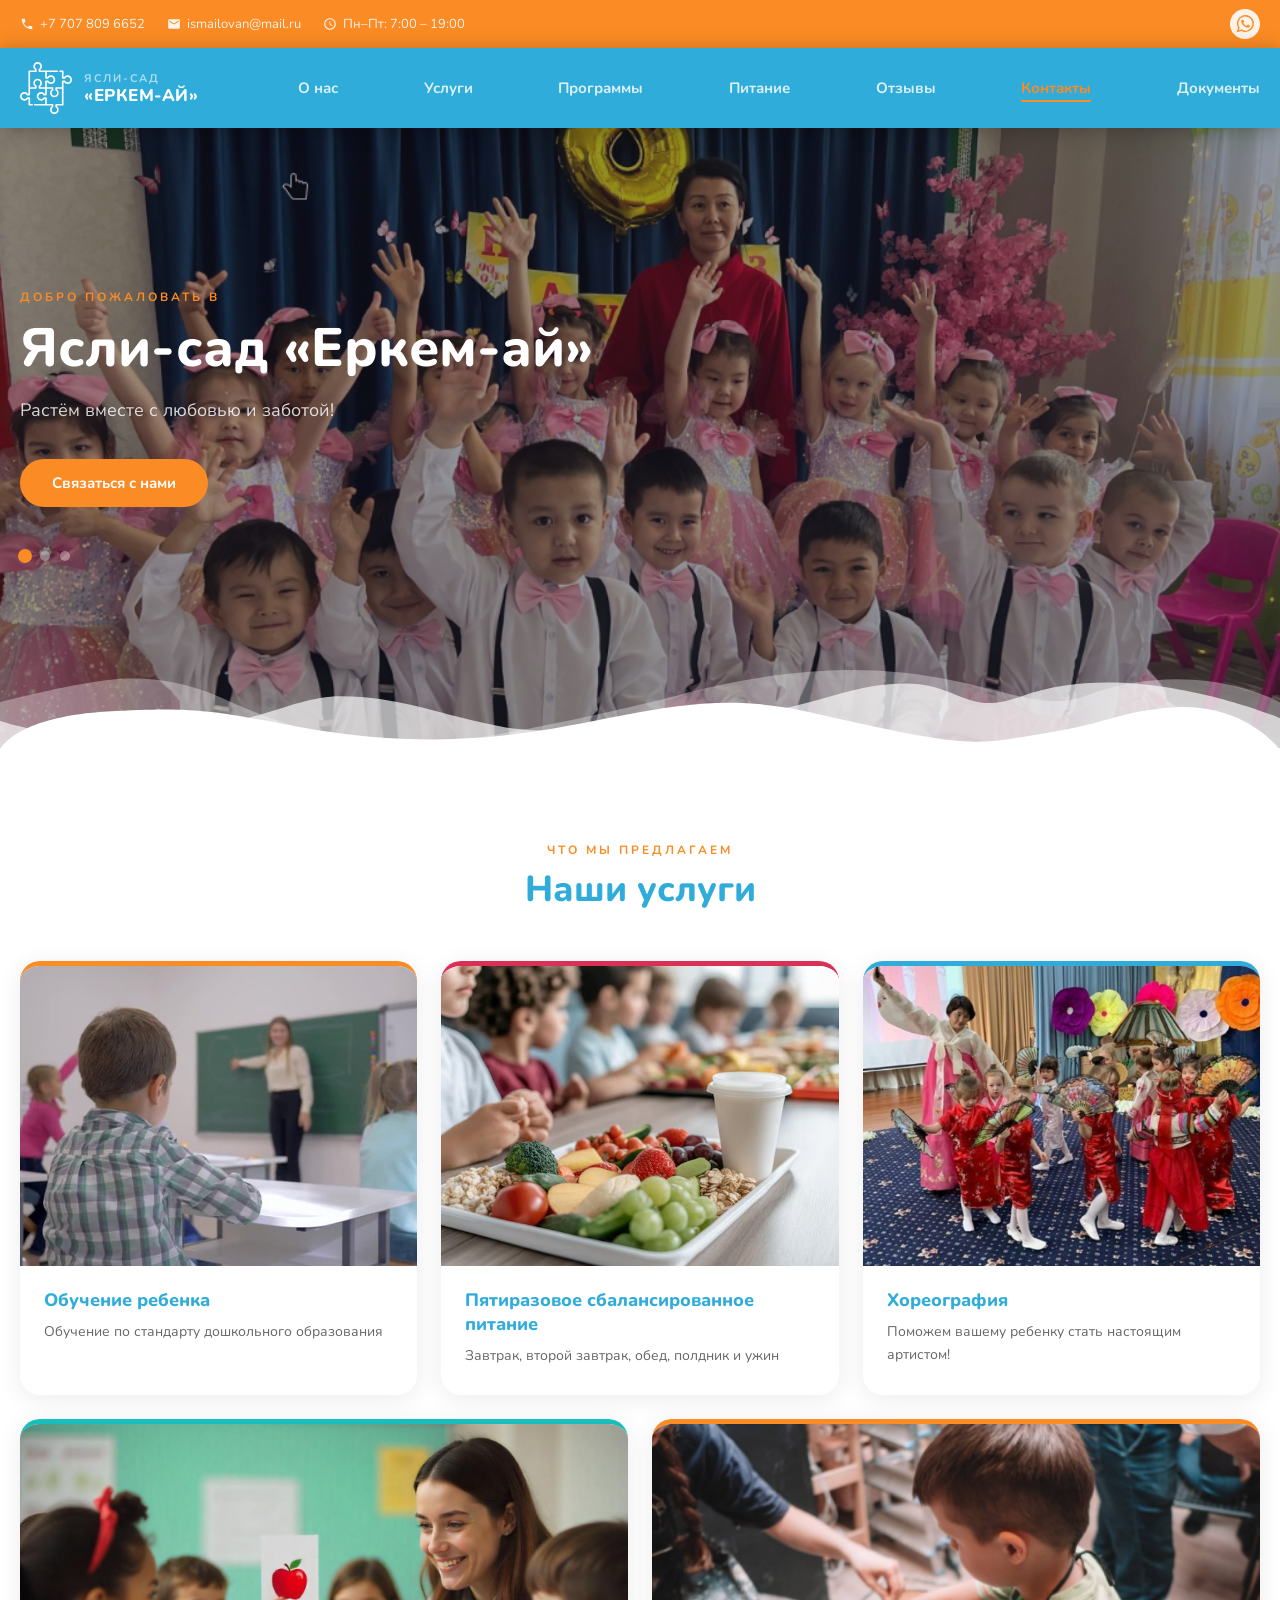
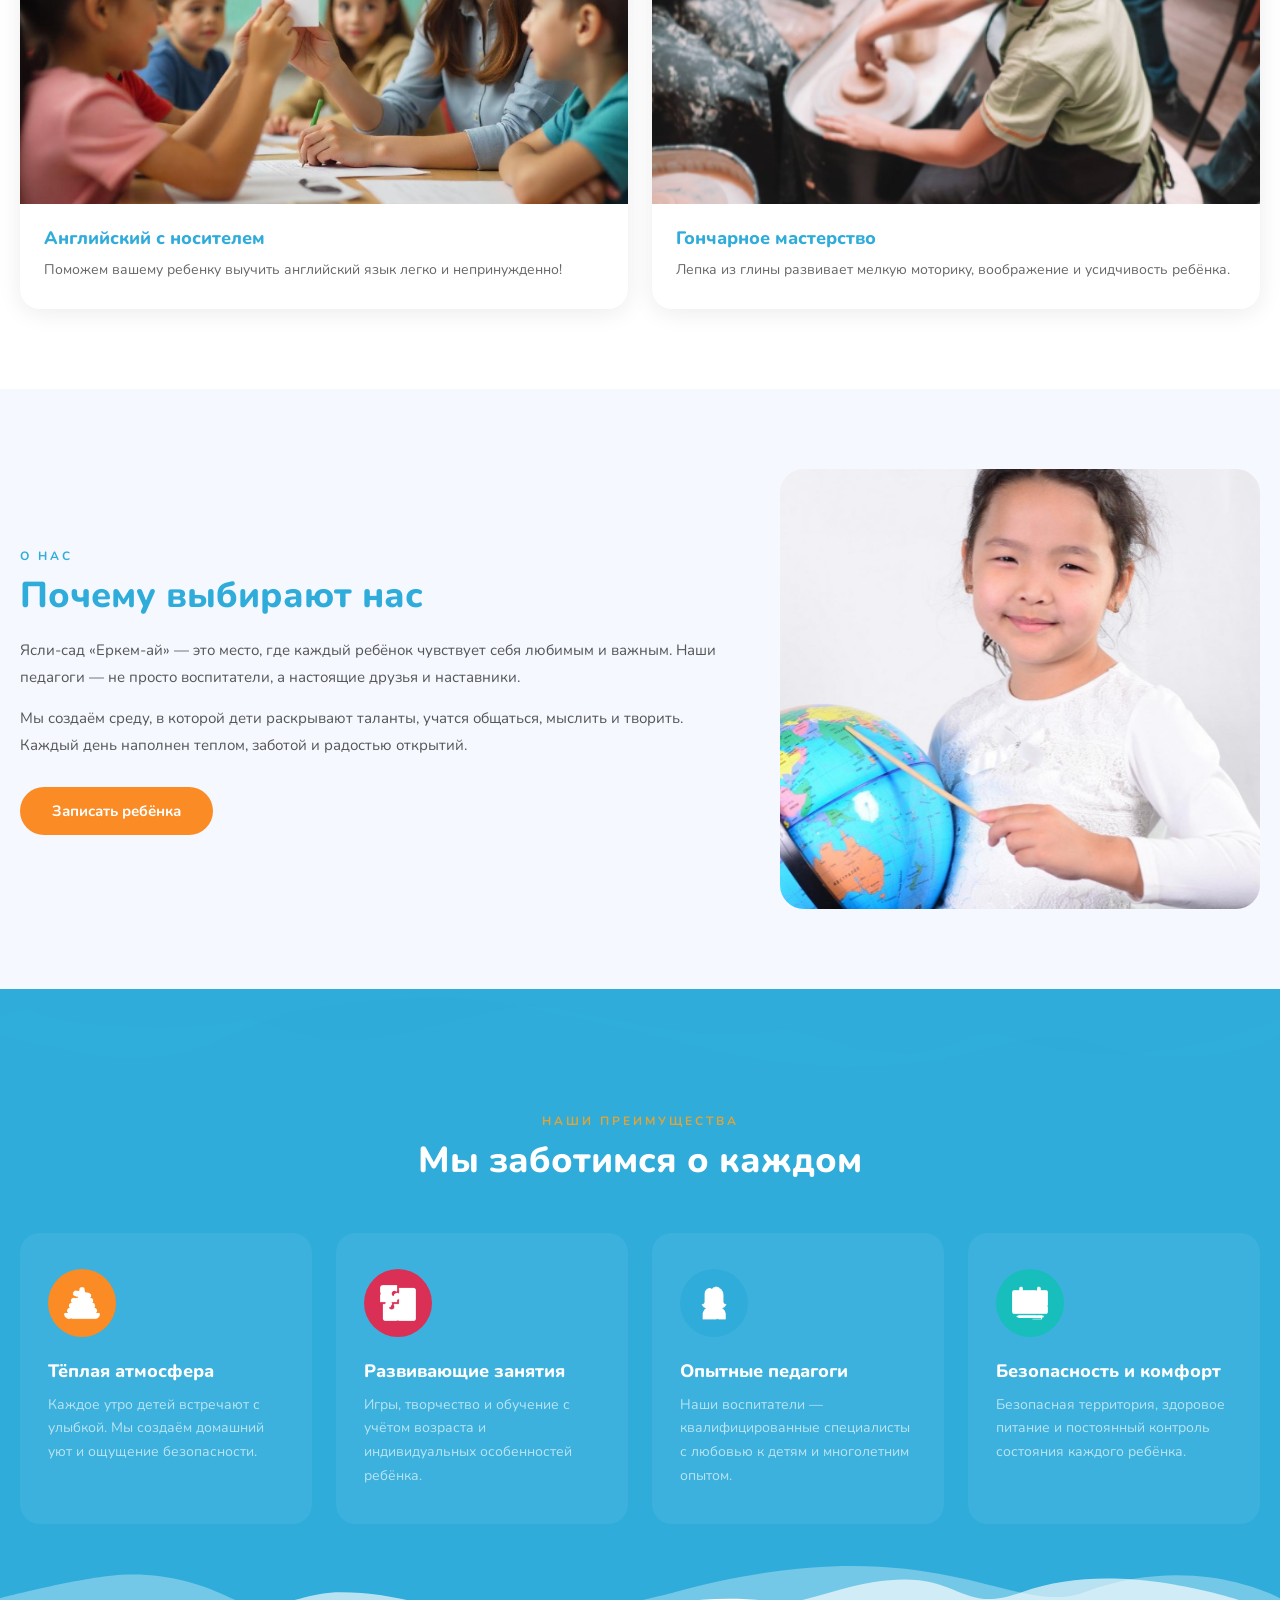
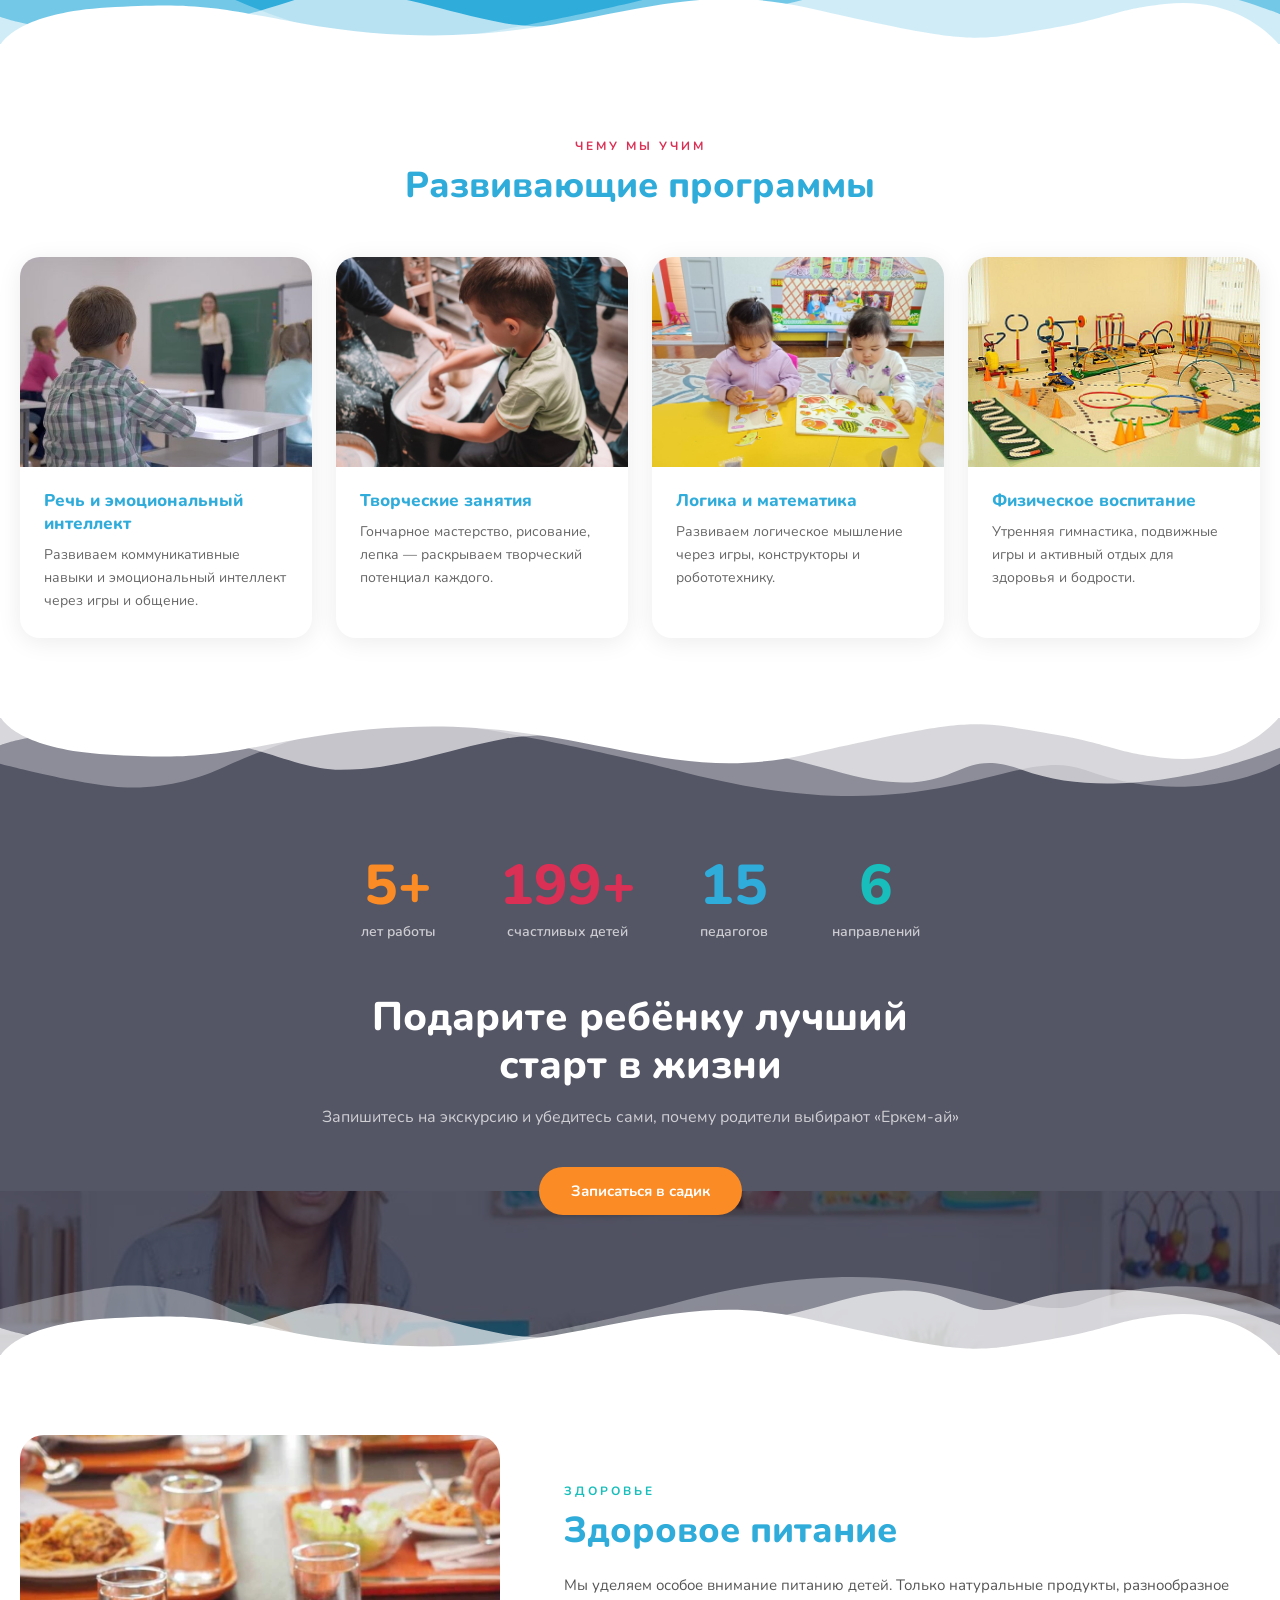
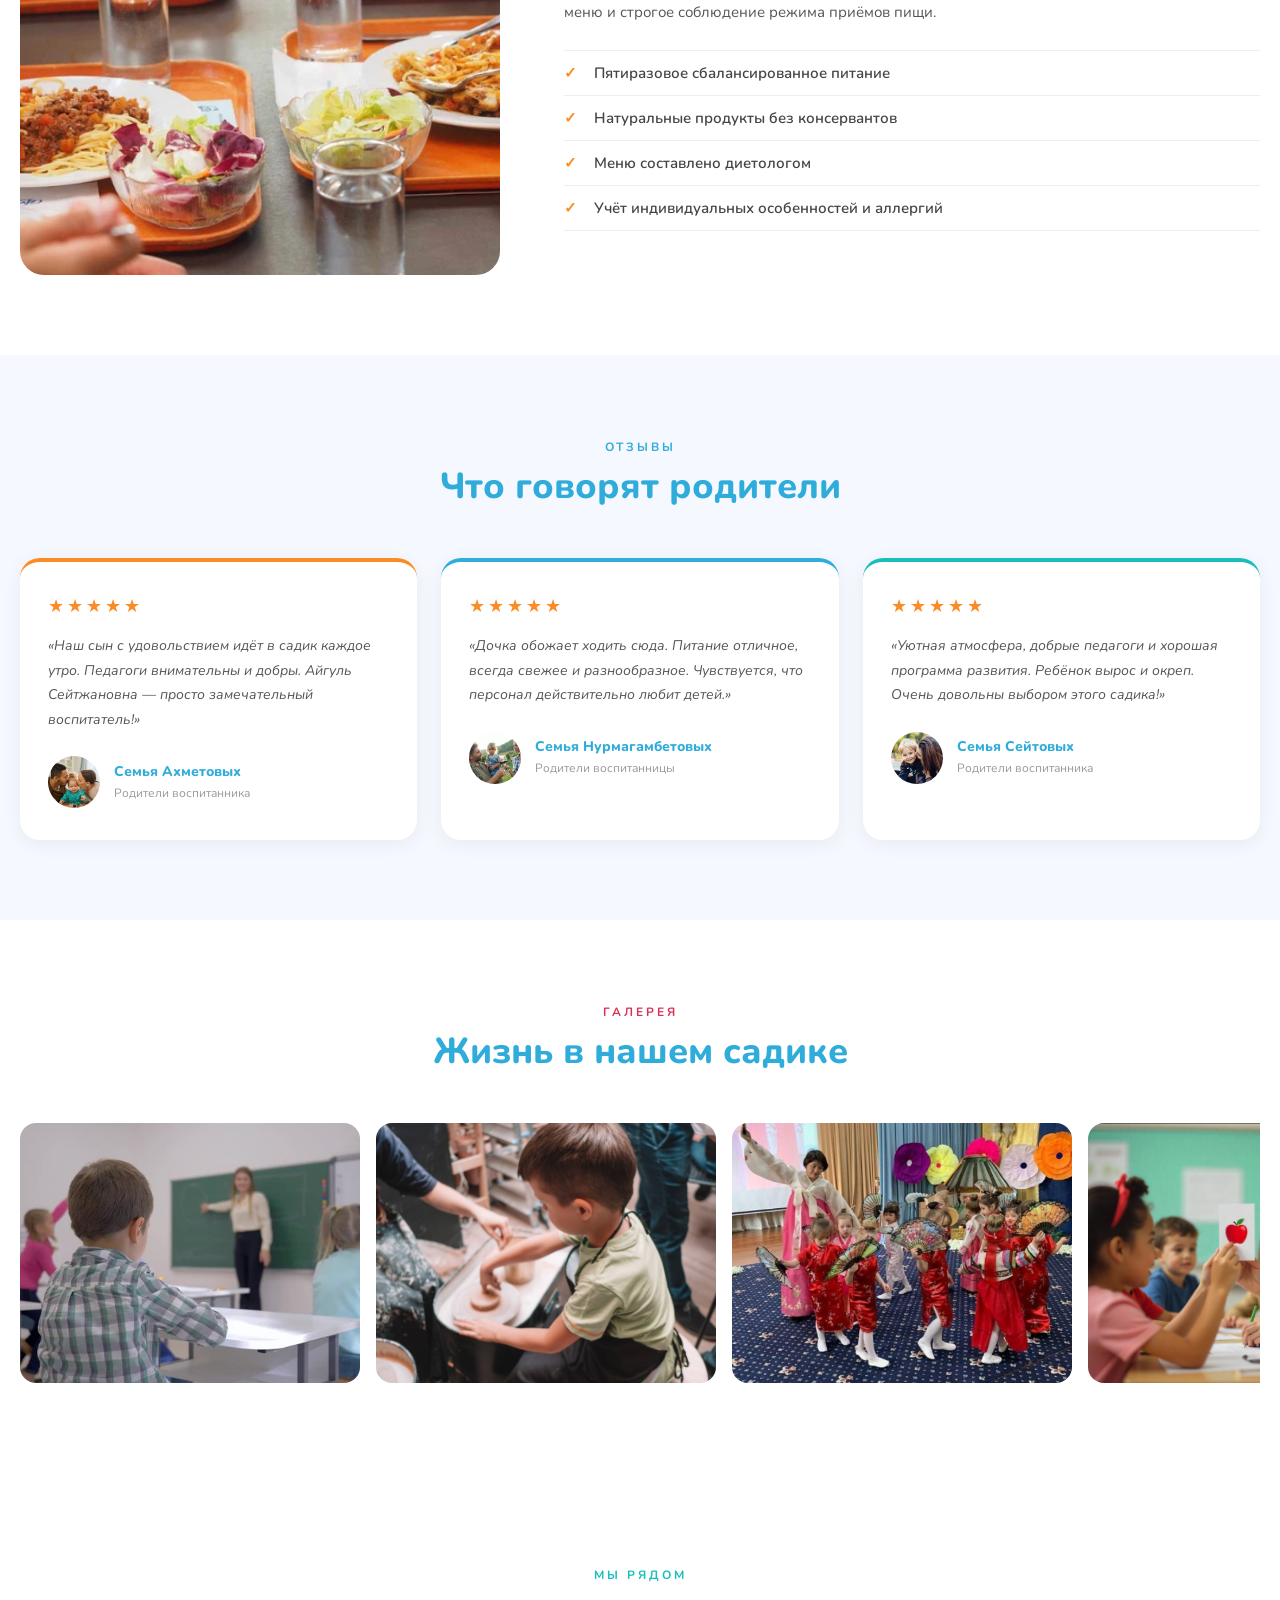
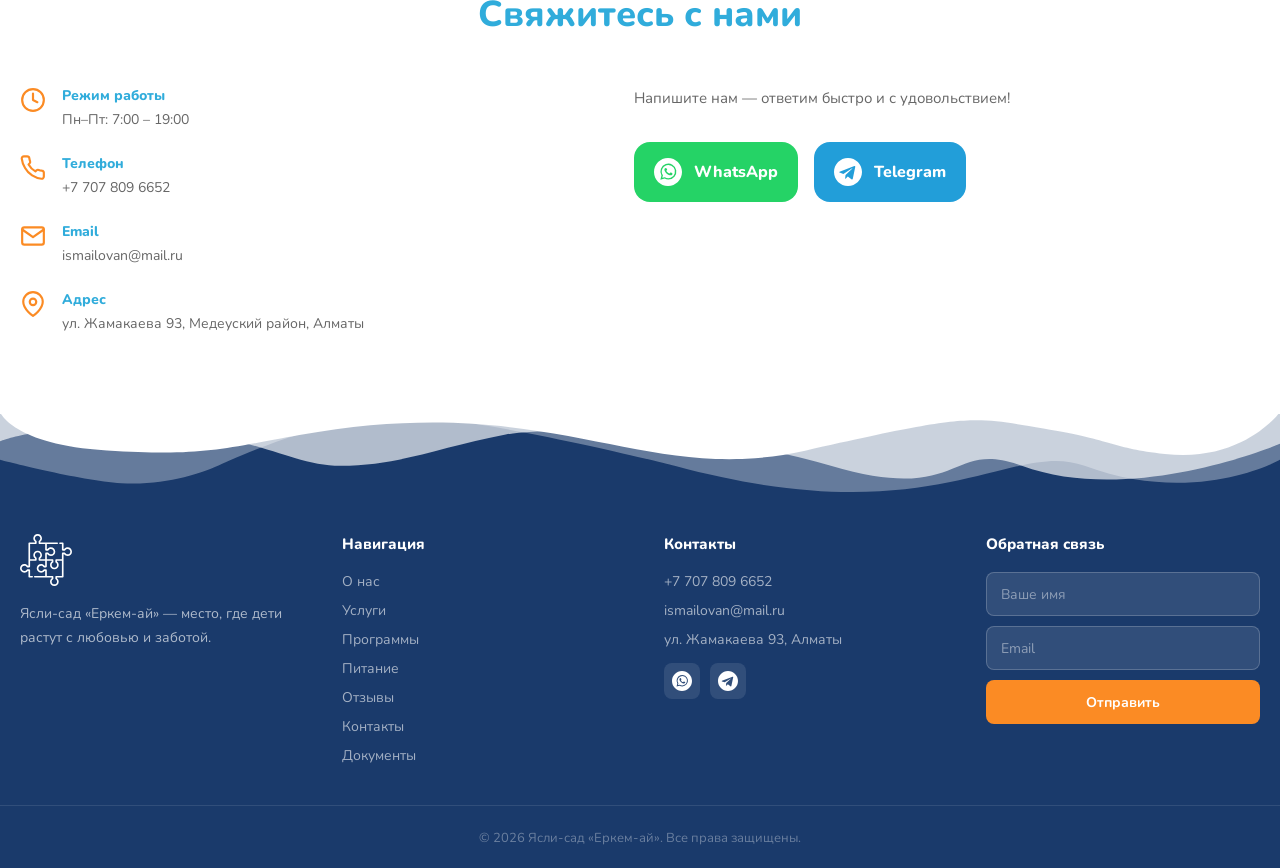
<file: index.html>
<!DOCTYPE html>
<html lang="ru">

<head>
	<meta charset="UTF-8">
	<meta name="viewport" content="width=device-width, initial-scale=1.0">
	<title>Ясли-сад «Еркем-ай» — Растём вместе с любовью и заботой!</title>
	<link rel="stylesheet" href="style.css">
	<link rel="preconnect" href="https://fonts.googleapis.com">
	<link href="https://fonts.googleapis.com/css2?family=Nunito:wght@400;600;700;800&display=swap" rel="stylesheet">
</head>

<body>

	<div class="topbar">
		<div class="topbar_inner">
			<div class="topbar_contacts">
				<a href="tel:+77078096652" class="topbar_item">
					<svg class="topbar_icon" xmlns="http://www.w3.org/2000/svg" viewBox="0 0 24 24" fill="currentColor">
						<path
							d="M6.6 10.8c1.4 2.8 3.8 5.1 6.6 6.6l2.2-2.2c.3-.3.7-.4 1-.2 1.1.4 2.3.6 3.6.6.6 0 1 .4 1 1V20c0 .6-.4 1-1 1C11 21 3 13 3 4c0-.6.4-1 1-1h3.5c.6 0 1 .4 1 1 0 1.3.2 2.5.6 3.6.1.3 0 .7-.2 1L6.6 10.8z" />
					</svg>
					+7 707 809 6652
				</a>
				<a href="mailto:ismailovan@mail.ru" class="topbar_item">
					<svg class="topbar_icon" xmlns="http://www.w3.org/2000/svg" viewBox="0 0 24 24" fill="currentColor">
						<path
							d="M20 4H4c-1.1 0-2 .9-2 2v12c0 1.1.9 2 2 2h16c1.1 0 2-.9 2-2V6c0-1.1-.9-2-2-2zm0 4l-8 5-8-5V6l8 5 8-5v2z" />
					</svg>
					ismailovan@mail.ru
				</a>
				<span class="topbar_item">
					<svg class="topbar_icon" xmlns="http://www.w3.org/2000/svg" viewBox="0 0 24 24" fill="currentColor">
						<path
							d="M12 2C6.5 2 2 6.5 2 12s4.5 10 10 10 10-4.5 10-10S17.5 2 12 2zm0 18c-4.4 0-8-3.6-8-8s3.6-8 8-8 8 3.6 8 8-3.6 8-8 8zm.5-13H11v6l5.2 3.2.8-1.3-4.5-2.7V7z" />
					</svg>
					Пн–Пт: 7:00 – 19:00
				</span>
			</div>
			<a href="https://wa.me/77078096652" class="topbar_wa" target="_blank" rel="noopener">
				<img src="img/wh.svg" alt="WhatsApp">
			</a>
		</div>
	</div>

	<header class="header">
		<div class="header_inner">
			<a href="#" class="header_logo">
				<img src="img/logo.svg" alt="Еркем-ай">
				<div class="header_logo_text">
					<span class="header_logo_text_top">ЯСЛИ-САД</span>
					<span class="header_logo_text_bottom">«ЕРКЕМ-АЙ»</span>
				</div>
			</a>
			<button class="header_burger" id="burger" aria-label="Меню">
				<span></span>
				<span></span>
				<span></span>
			</button>
			<nav class="header_nav" id="nav">
				<a href="#about">О нас</a>
				<a href="#services">Услуги</a>
				<a href="#programs">Программы</a>
				<a href="#nutrition">Питание</a>
				<a href="#reviews">Отзывы</a>
				<a href="#contact">Контакты</a>
				<a href="documents.html">Документы</a>
			</nav>
		</div>
	</header>

	<main class="main">

		<section class="hero_section" id="home">
			<img class="hero_bg" src="img/banner.png" alt="">
			<img class="section_wave_bottom" src="img/wave-white.svg" alt="">
			<div class="hero_inner">
				<div class="hero_slider" id="hero_slider">
					<div class="hero_slide active">
						<span class="hero_label">Добро пожаловать в</span>
						<h1 class="hero_title">Ясли-сад «Еркем-ай»</h1>
						<p class="hero_text">Растём вместе с любовью и заботой!</p>
						<a href="#contact" class="btn_primary">Связаться с нами</a>
					</div>
					<div class="hero_slide">
						<span class="hero_label">Качественное образование</span>
						<h1 class="hero_title">Развиваем каждого ребёнка</h1>
						<p class="hero_text">Индивидуальный подход, творчество и любовь к знаниям</p>
						<a href="#programs" class="btn_primary">Наши программы</a>
					</div>
					<div class="hero_slide">
						<span class="hero_label">Безопасность и комфорт</span>
						<h1 class="hero_title">Здесь детям хорошо</h1>
						<p class="hero_text">Уютная атмосфера, опытные педагоги, здоровое питание</p>
						<a href="#about" class="btn_primary">Узнать больше</a>
					</div>
				</div>
				<div class="hero_dots" id="hero_dots">
					<button class="hero_dot active" data-index="0"></button>
					<button class="hero_dot" data-index="1"></button>
					<button class="hero_dot" data-index="2"></button>
				</div>
			</div>
		</section>

		<section class="services_section" id="services">
			<div class="services_inner">
				<div class="section_header">
					<span class="section_label">Что мы предлагаем</span>
					<h2 class="section_title">Наши услуги</h2>
				</div>
				<div class="services_grid">
					<div class="service_card">
						<div class="service_card_img">
							<img src="img/obuchenierebenka.png" alt="Обучение ребенка">
						</div>
						<div class="service_card_body">
							<h3>Обучение ребенка</h3>
							<p>Обучение по стандарту дошкольного образования</p>
						</div>
					</div>
					<div class="service_card">
						<div class="service_card_img">
							<img src="img/zdorovoepitanie.png" alt="Пятиразовое питание">
						</div>
						<div class="service_card_body">
							<h3>Пятиразовое сбалансированное питание</h3>
							<p>Завтрак, второй завтрак, обед, полдник и ужин</p>
						</div>
					</div>
					<div class="service_card">
						<div class="service_card_img">
							<img src="img/horeografia.png" alt="Хореография">
						</div>
						<div class="service_card_body">
							<h3>Хореография</h3>
							<p>Поможем вашему ребенку стать настоящим артистом!</p>
						</div>
					</div>
					<div class="service_card">
						<div class="service_card_img">
							<img src="img/obuchenieangliyskim.png" alt="Английский с носителем">
						</div>
						<div class="service_card_body">
							<h3>Английский с носителем</h3>
							<p>Поможем вашему ребенку выучить английский язык легко и непринужденно!</p>
						</div>
					</div>
					<div class="service_card">
						<div class="service_card_img">
							<img src="img/goncharnoemasterstvo.png" alt="Гончарное мастерство">
						</div>
						<div class="service_card_body">
							<h3>Гончарное мастерство</h3>
							<p>Лепка из глины развивает мелкую моторику, воображение и усидчивость ребёнка.</p>
						</div>
					</div>
				</div>
			</div>
		</section>

		<section class="about_section" id="about">
			<div class="about_inner">
				<div class="about_text">
					<span class="section_label">О нас</span>
					<h2 class="section_title">Почему выбирают нас</h2>
					<p>Ясли-сад «Еркем-ай» — это место, где каждый ребёнок чувствует себя любимым и важным. Наши педагоги —
						не просто воспитатели, а настоящие друзья и наставники.</p>
					<p>Мы создаём среду, в которой дети раскрывают таланты, учатся общаться, мыслить и творить. Каждый день
						наполнен теплом, заботой и радостью открытий.</p>
					<a href="#contact" class="btn_primary">Записать ребёнка</a>
				</div>
				<div class="about_img_wrap">
					<img src="img/childgirlwithglobus.png" alt="Девочка с глобусом">
				</div>
			</div>
		</section>

		<section class="advantages_section">
			<img class="section_wave_top" src="img/wave-dark.svg" alt="">
			<img class="section_wave_bottom" src="img/wave-white.svg" alt="">
			<div class="advantages_inner">
				<div class="section_header">
					<span class="section_label">Наши преимущества</span>
					<h2 class="section_title">Мы заботимся о каждом</h2>
				</div>
				<div class="advantages_grid">
					<div class="advantage_card">
						<div class="advantage_icon">
							<img src="img/piramid-ring.png" alt="">
						</div>
						<h3>Тёплая атмосфера</h3>
						<p>Каждое утро детей встречают с улыбкой. Мы создаём домашний уют и ощущение безопасности.</p>
					</div>
					<div class="advantage_card">
						<div class="advantage_icon">
							<img src="img/puzzle-1.png" alt="">
						</div>
						<h3>Развивающие занятия</h3>
						<p>Игры, творчество и обучение с учётом возраста и индивидуальных особенностей ребёнка.</p>
					</div>
					<div class="advantage_card">
						<div class="advantage_icon">
							<img src="img/teacher.png" alt="">
						</div>
						<h3>Опытные педагоги</h3>
						<p>Наши воспитатели — квалифицированные специалисты с любовью к детям и многолетним опытом.</p>
					</div>
					<div class="advantage_card">
						<div class="advantage_icon">
							<img src="img/board.png" alt="">
						</div>
						<h3>Безопасность и комфорт</h3>
						<p>Безопасная территория, здоровое питание и постоянный контроль состояния каждого ребёнка.</p>
					</div>
				</div>
			</div>
		</section>

		<section class="programs_section" id="programs">
			<div class="programs_inner">
				<div class="section_header">
					<span class="section_label">Чему мы учим</span>
					<h2 class="section_title">Развивающие программы</h2>
				</div>
				<div class="programs_grid">
					<div class="program_card">
						<div class="program_card_img">
							<img src="img/obuchenierebenka.png" alt="Речь и эмоциональный интеллект">
						</div>
						<div class="program_card_body">
							<h3>Речь и эмоциональный интеллект</h3>
							<p>Развиваем коммуникативные навыки и эмоциональный интеллект через игры и общение.</p>
						</div>
					</div>
					<div class="program_card">
						<div class="program_card_img">
							<img src="img/goncharnoemasterstvo.png" alt="Творческие занятия">
						</div>
						<div class="program_card_body">
							<h3>Творческие занятия</h3>
							<p>Гончарное мастерство, рисование, лепка — раскрываем творческий потенциал каждого.</p>
						</div>
					</div>
					<div class="program_card">
						<div class="program_card_img">
							<img src="img/razvivaushieigri.png" alt="Логика и математика">
						</div>
						<div class="program_card_body">
							<h3>Логика и математика</h3>
							<p>Развиваем логическое мышление через игры, конструкторы и робототехнику.</p>
						</div>
					</div>
					<div class="program_card">
						<div class="program_card_img">
							<img src="img/rebenoksoskeytom.png" alt="Физическое воспитание">
						</div>
						<div class="program_card_body">
							<h3>Физическое воспитание</h3>
							<p>Утренняя гимнастика, подвижные игры и активный отдых для здоровья и бодрости.</p>
						</div>
					</div>
				</div>
			</div>
		</section>

		<section class="cta_section">
			<img class="cta_bg" src="img/razvivayushieigri2.jpeg" alt="">
			<img class="section_wave_top" src="img/wave-white.svg" alt="">
			<img class="section_wave_bottom" src="img/wave-white.svg" alt="">
			<div class="cta_inner">
				<div class="cta_stats">
					<div class="cta_stat">
						<strong>5+</strong>
						<span>лет работы</span>
					</div>
					<div class="cta_stat">
						<strong>200+</strong>
						<span>счастливых детей</span>
					</div>
					<div class="cta_stat">
						<strong>15</strong>
						<span>педагогов</span>
					</div>
					<div class="cta_stat">
						<strong>6</strong>
						<span>направлений</span>
					</div>
				</div>
				<h2 class="cta_title">Подарите ребёнку лучший старт в жизни</h2>
				<p class="cta_text">Запишитесь на экскурсию и убедитесь сами, почему родители выбирают «Еркем-ай»</p>
				<a href="#contact" class="btn_primary">Записаться в садик</a>
			</div>
		</section>

		<section class="nutrition_section" id="nutrition">
			<div class="nutrition_inner">
				<div class="nutrition_img_wrap">
					<img src="img/pitanie.png" alt="Питание в садике">
				</div>
				<div class="nutrition_text">
					<span class="section_label">Здоровье</span>
					<h2 class="section_title">Здоровое питание</h2>
					<p>Мы уделяем особое внимание питанию детей. Только натуральные продукты, разнообразное меню и строгое
						соблюдение режима приёмов пищи.</p>
					<ul class="nutrition_list">
						<li>Пятиразовое сбалансированное питание</li>
						<li>Натуральные продукты без консервантов</li>
						<li>Меню составлено диетологом</li>
						<li>Учёт индивидуальных особенностей и аллергий</li>
					</ul>
				</div>
			</div>
		</section>

		<section class="reviews_section" id="reviews">
			<div class="reviews_inner">
				<div class="section_header">
					<span class="section_label">Отзывы</span>
					<h2 class="section_title">Что говорят родители</h2>
				</div>
				<div class="reviews_grid">
					<div class="review_card">
						<div class="review_stars">★★★★★</div>
						<p class="review_text">«Наш сын с удовольствием идёт в садик каждое утро. Педагоги внимательны и
							добры. Айгуль Сейтжановна — просто замечательный воспитатель!»</p>
						<div class="review_author">
							<div class="review_avatar">
								<img src="img/loving-parents-kissing-child.jpg" alt="Семья Ахметовых">
							</div>
							<div class="review_author_info">
								<strong>Семья Ахметовых</strong>
								<span>Родители воспитанника</span>
							</div>
						</div>
					</div>
					<div class="review_card">
						<div class="review_stars">★★★★★</div>
						<p class="review_text">«Дочка обожает ходить сюда. Питание отличное, всегда свежее и разнообразное.
							Чувствуется, что персонал действительно любит детей.»</p>
						<div class="review_author">
							<div class="review_avatar">
								<img src="img/winemaker-family-together-in-vineyard.jpg" alt="Семья Нурмагамбетовых">
							</div>
							<div class="review_author_info">
								<strong>Семья Нурмагамбетовых</strong>
								<span>Родители воспитанницы</span>
							</div>
						</div>
					</div>
					<div class="review_card">
						<div class="review_stars">★★★★★</div>
						<p class="review_text">«Уютная атмосфера, добрые педагоги и хорошая программа развития. Ребёнок вырос
							и окреп. Очень довольны выбором этого садика!»</p>
						<div class="review_author">
							<div class="review_avatar">
								<img src="img/young-mother-is-playing-with-her-child-outside.jpg" alt="Семья Сейтовых">
							</div>
							<div class="review_author_info">
								<strong>Семья Сейтовых</strong>
								<span>Родители воспитанника</span>
							</div>
						</div>
					</div>
				</div>
			</div>
		</section>

		<section class="gallery_section">
			<div class="gallery_inner">
				<div class="section_header">
					<span class="section_label">Галерея</span>
					<h2 class="section_title">Жизнь в нашем садике</h2>
				</div>
				<div class="gallery_grid">
					<div class="gallery_item">
						<img src="img/obuchenierebenka.png" alt="Обучение">
					</div>
					<div class="gallery_item">
						<img src="img/goncharnoemasterstvo.png" alt="Гончарное мастерство">
					</div>
					<div class="gallery_item">
						<img src="img/horeografia.png" alt="Хореография">
					</div>
					<div class="gallery_item">
						<img src="img/obuchenieangliyskim.png" alt="Английский язык">
					</div>
					<div class="gallery_item">
						<img src="img/rebenoksoskeytom.png" alt="Физическая активность">
					</div>
					<div class="gallery_item">
						<img src="img/zdorovoepitanie.png" alt="Здоровое питание">
					</div>
					<div class="gallery_item">
						<img src="img/razvivaushieigri.png" alt="Развивающие игры">
					</div>
					<div class="gallery_item">
						<img src="img/razvivayushieigri2.jpeg" alt="Развивающие игры">
					</div>
					<div class="gallery_item">
						<img src="img/pitanie.png" alt="Питание">
					</div>
				</div>
			</div>
		</section>

		<section class="contact_section" id="contact">
			<div class="contact_inner">
				<div class="section_header">
					<span class="section_label">Мы рядом</span>
					<h2 class="section_title">Свяжитесь с нами</h2>
				</div>
				<div class="contact_layout">
					<div class="contact_info">
						<div class="contact_block">
							<div class="contact_block_icon">
								<img src="img/icon-clock.svg" alt="">
							</div>
							<div class="contact_block_text">
								<strong>Режим работы</strong>
								<span>Пн–Пт: 7:00 – 19:00</span>
							</div>
						</div>
						<div class="contact_block">
							<div class="contact_block_icon">
								<img src="img/icon-phone.svg" alt="">
							</div>
							<div class="contact_block_text">
								<strong>Телефон</strong>
								<a href="tel:+77078096652">+7 707 809 6652</a>
							</div>
						</div>
						<div class="contact_block">
							<div class="contact_block_icon">
								<img src="img/icon-email.svg" alt="">
							</div>
							<div class="contact_block_text">
								<strong>Email</strong>
								<a href="mailto:ismailovan@mail.ru">ismailovan@mail.ru</a>
							</div>
						</div>
						<div class="contact_block">
							<div class="contact_block_icon">
								<img src="img/icon-location.svg" alt="">
							</div>
							<div class="contact_block_text">
								<strong>Адрес</strong>
								<span>ул. Жамакаева 93, Медеуский район, Алматы</span>
							</div>
						</div>

					</div>
					<div class="contact_socials_wrap">
						<p>Напишите нам — ответим быстро и с удовольствием!</p>
						<div class="contact_socials">
							<a href="https://wa.me/77078096652" class="contact_social_btn contact_social_btn_wa"
								target="_blank" rel="noopener">
								<img src="img/wh.svg" alt="WhatsApp">
								<span>WhatsApp</span>
							</a>
							<a href="#" class="contact_social_btn contact_social_btn_tg" target="_blank" rel="noopener">
								<img src="img/tg.svg" alt="Telegram">
								<span>Telegram</span>
							</a>
						</div>
					</div>
				</div>
			</div>
		</section>

	</main>

	<footer class="footer">
		<img class="section_wave_top" src="img/wave-white.svg" alt="">
		<div class="footer_inner">
			<div class="footer_col">
				<a href="#" class="footer_logo">
					<img src="img/logo.svg" alt="Еркем-ай">
				</a>
				<p>Ясли-сад «Еркем-ай» — место, где дети растут с любовью и заботой.</p>
			</div>
			<div class="footer_col">
				<h4>Навигация</h4>
				<nav class="footer_nav">
					<a href="#about">О нас</a>
					<a href="#services">Услуги</a>
					<a href="#programs">Программы</a>
					<a href="#nutrition">Питание</a>
					<a href="#reviews">Отзывы</a>
					<a href="#contact">Контакты</a>
					<a href="documents.html">Документы</a>
				</nav>
			</div>
			<div class="footer_col">
				<h4>Контакты</h4>
				<div class="footer_contacts">
					<a href="tel:+77078096652">+7 707 809 6652</a>
					<a href="mailto:ismailovan@mail.ru">ismailovan@mail.ru</a>
					<span>ул. Жамакаева 93, Алматы</span>
					<div class="footer_socials">
						<a href="https://wa.me/77078096652" class="footer_social_icon" target="_blank" rel="noopener">
							<img src="img/wh.svg" alt="WhatsApp">
						</a>
						<a href="#" class="footer_social_icon" target="_blank" rel="noopener">
							<img src="img/tg.svg" alt="Telegram">
						</a>
					</div>
				</div>
			</div>
			<div class="footer_col">
				<h4>Обратная связь</h4>
				<form class="footer_form" action="#" method="post">
					<input type="text" name="name" placeholder="Ваше имя" class="footer_form_input">
					<input type="email" name="email" placeholder="Email" class="footer_form_input">
					<input type="submit" value="Отправить" class="footer_form_submit">
				</form>
			</div>
		</div>
		<div class="footer_bottom">
			<div class="footer_bottom_inner">
				<span>© 2026 Ясли-сад «Еркем-ай». Все права защищены.</span>
			</div>
		</div>
	</footer>

	<script src="script.js"></script>
</body>

</html>
</file>
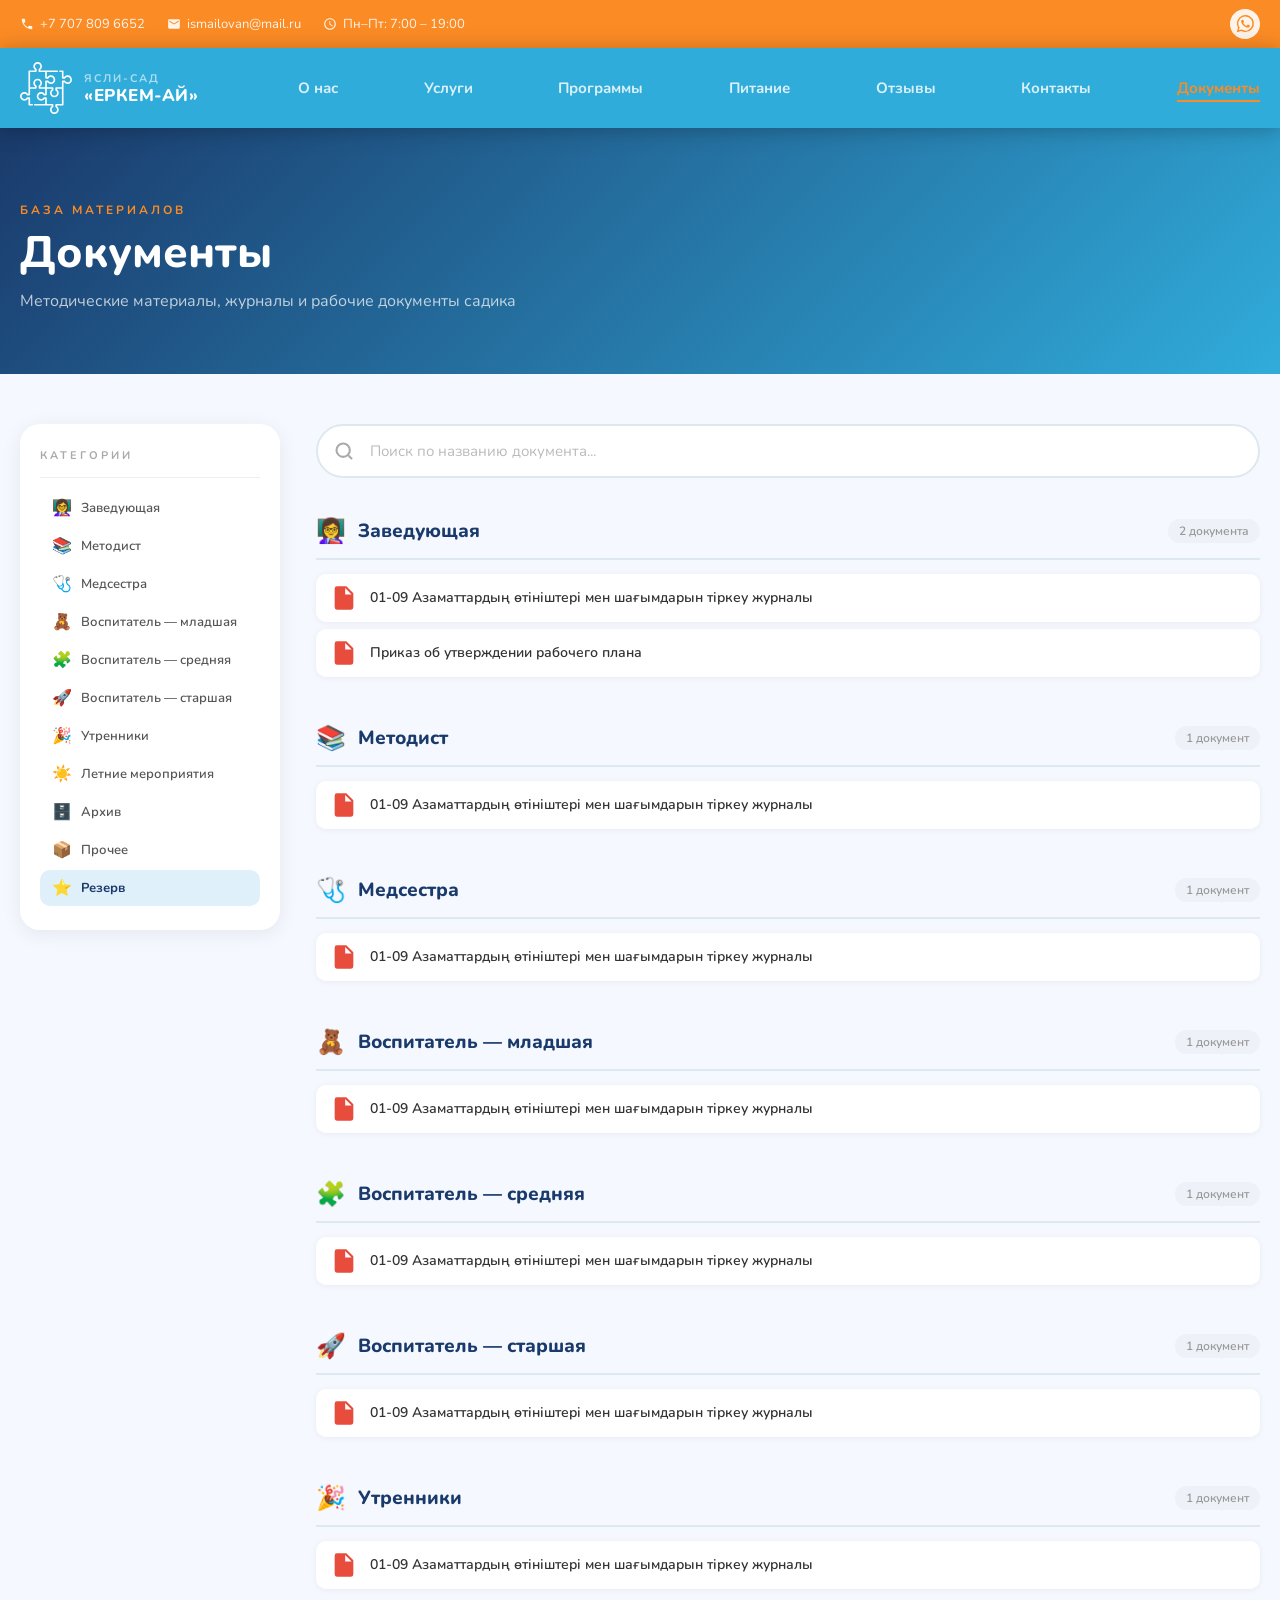
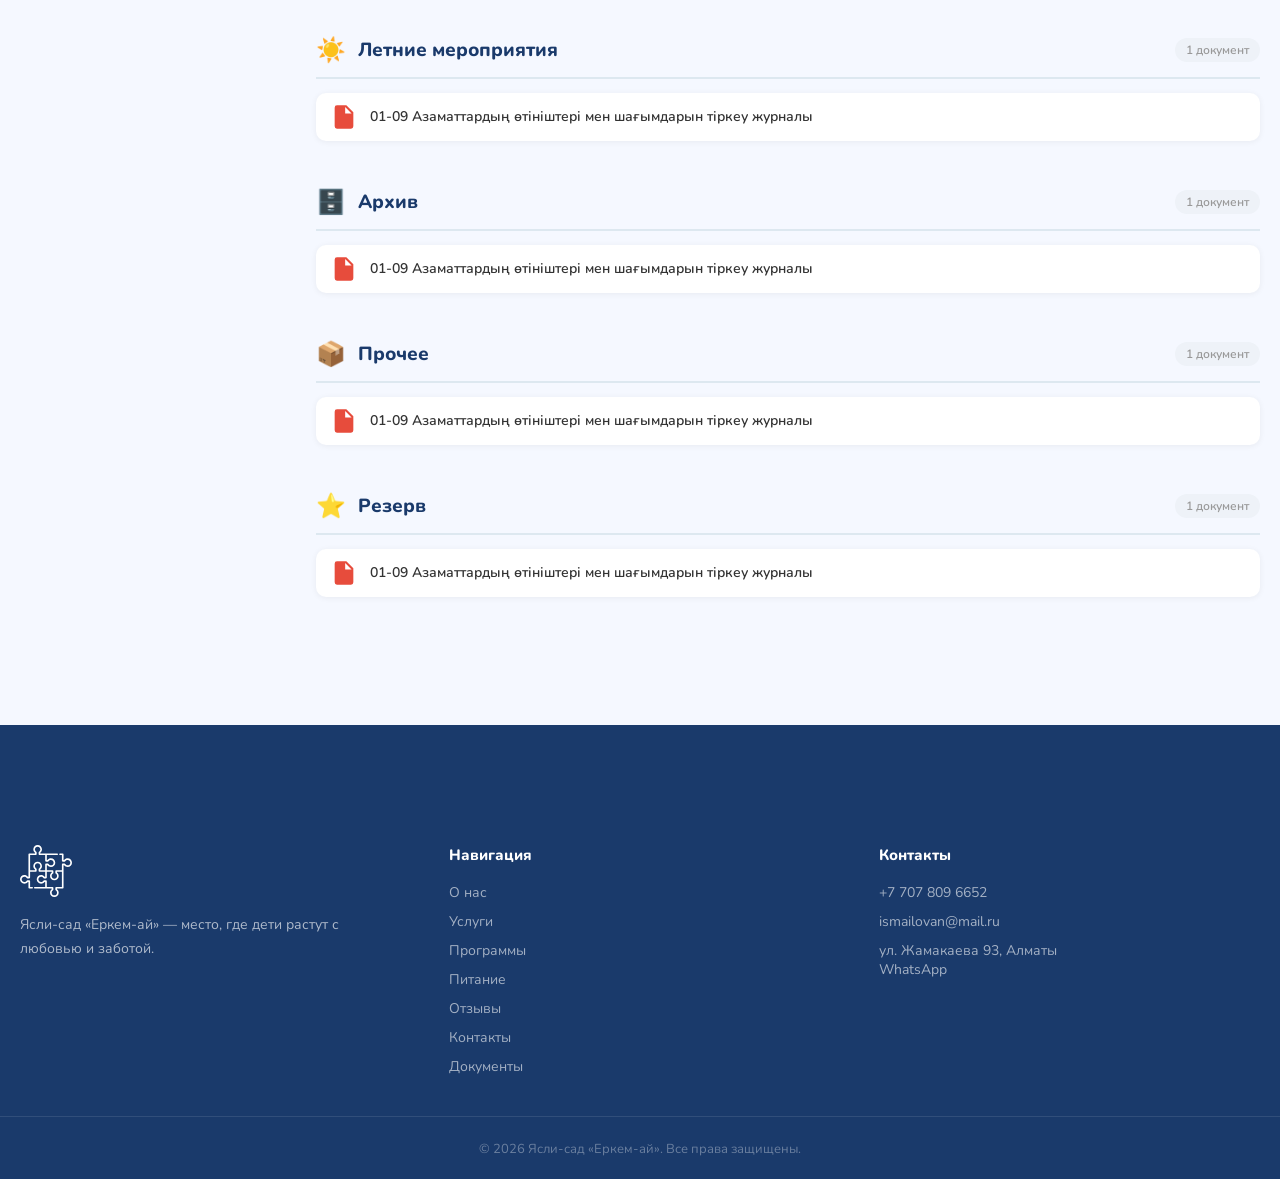
<file: documents.html>
<!DOCTYPE html>
<html lang="ru">
<head>
    <meta charset="UTF-8">
    <meta name="viewport" content="width=device-width, initial-scale=1.0">
    <title>Документы — Ясли-сад «Еркем-ай»</title>
    <link rel="stylesheet" href="style.css">
    <link rel="preconnect" href="https://fonts.googleapis.com">
    <link href="https://fonts.googleapis.com/css2?family=Nunito:wght@400;600;700;800&display=swap" rel="stylesheet">
</head>
<body>

    <div class="topbar">
        <div class="topbar_inner">
            <div class="topbar_contacts">
                <a href="tel:+77078096652" class="topbar_item">
                    <svg class="topbar_icon" xmlns="http://www.w3.org/2000/svg" viewBox="0 0 24 24" fill="currentColor"><path d="M6.6 10.8c1.4 2.8 3.8 5.1 6.6 6.6l2.2-2.2c.3-.3.7-.4 1-.2 1.1.4 2.3.6 3.6.6.6 0 1 .4 1 1V20c0 .6-.4 1-1 1C11 21 3 13 3 4c0-.6.4-1 1-1h3.5c.6 0 1 .4 1 1 0 1.3.2 2.5.6 3.6.1.3 0 .7-.2 1L6.6 10.8z"/></svg>
                    +7 707 809 6652
                </a>
                <a href="mailto:ismailovan@mail.ru" class="topbar_item">
                    <svg class="topbar_icon" xmlns="http://www.w3.org/2000/svg" viewBox="0 0 24 24" fill="currentColor"><path d="M20 4H4c-1.1 0-2 .9-2 2v12c0 1.1.9 2 2 2h16c1.1 0 2-.9 2-2V6c0-1.1-.9-2-2-2zm0 4l-8 5-8-5V6l8 5 8-5v2z"/></svg>
                    ismailovan@mail.ru
                </a>
                <span class="topbar_item">
                    <svg class="topbar_icon" xmlns="http://www.w3.org/2000/svg" viewBox="0 0 24 24" fill="currentColor"><path d="M12 2C6.5 2 2 6.5 2 12s4.5 10 10 10 10-4.5 10-10S17.5 2 12 2zm0 18c-4.4 0-8-3.6-8-8s3.6-8 8-8 8 3.6 8 8-3.6 8-8 8zm.5-13H11v6l5.2 3.2.8-1.3-4.5-2.7V7z"/></svg>
                    Пн–Пт: 7:00 – 19:00
                </span>
            </div>
            <a href="https://wa.me/77078096652" class="topbar_wa" target="_blank" rel="noopener">
                <img src="img/wh.svg" alt="WhatsApp">
            </a>
        </div>
    </div>

    <header class="header">
        <div class="header_inner">
            <a href="index.html" class="header_logo">
                <img src="img/logo.svg" alt="Еркем-ай">
                <div class="header_logo_text">
                    <span class="header_logo_text_top">ЯСЛИ-САД</span>
                    <span class="header_logo_text_bottom">«ЕРКЕМ-АЙ»</span>
                </div>
            </a>
            <button class="header_burger" id="burger" aria-label="Меню">
                <span></span>
                <span></span>
                <span></span>
            </button>
            <nav class="header_nav" id="nav">
                <a href="index.html#about">О нас</a>
                <a href="index.html#services">Услуги</a>
                <a href="index.html#programs">Программы</a>
                <a href="index.html#nutrition">Питание</a>
                <a href="index.html#reviews">Отзывы</a>
                <a href="index.html#contact">Контакты</a>
                <a href="documents.html" class="active">Документы</a>
            </nav>
        </div>
    </header>

    <section class="docs_hero">
        <div class="docs_hero_inner">
            <span class="section_label">База материалов</span>
            <h1 class="docs_hero_title">Документы</h1>
            <p class="docs_hero_sub">Методические материалы, журналы и рабочие документы садика</p>
        </div>
    </section>

    <section class="docs_section">
        <div class="docs_section_inner">

            <aside class="docs_sidebar">
                <div class="docs_sidebar_title">Категории</div>
                <nav class="docs_sidebar_nav">
                    <a href="#cat_zavd" class="docs_sidebar_link"><span class="docs_sidebar_emoji">👩‍🏫</span>Заведующая</a>
                    <a href="#cat_meto" class="docs_sidebar_link"><span class="docs_sidebar_emoji">📚</span>Методист</a>
                    <a href="#cat_meds" class="docs_sidebar_link"><span class="docs_sidebar_emoji">🩺</span>Медсестра</a>
                    <a href="#cat_vospm" class="docs_sidebar_link"><span class="docs_sidebar_emoji">🧸</span>Воспитатель — младшая</a>
                    <a href="#cat_vosps" class="docs_sidebar_link"><span class="docs_sidebar_emoji">🧩</span>Воспитатель — средняя</a>
                    <a href="#cat_vospst" class="docs_sidebar_link"><span class="docs_sidebar_emoji">🚀</span>Воспитатель — старшая</a>
                    <a href="#cat_utr" class="docs_sidebar_link"><span class="docs_sidebar_emoji">🎉</span>Утренники</a>
                    <a href="#cat_let" class="docs_sidebar_link"><span class="docs_sidebar_emoji">☀️</span>Летние мероприятия</a>
                    <a href="#cat_arch" class="docs_sidebar_link"><span class="docs_sidebar_emoji">🗄️</span>Архив</a>
                    <a href="#cat_misc" class="docs_sidebar_link"><span class="docs_sidebar_emoji">📦</span>Прочее</a>
                    <a href="#cat_res" class="docs_sidebar_link"><span class="docs_sidebar_emoji">⭐</span>Резерв</a>
                </nav>
            </aside>

            <div class="docs_content">

                <div class="docs_search_wrap">
                    <span class="docs_search_icon">
                        <svg xmlns="http://www.w3.org/2000/svg" viewBox="0 0 24 24" fill="none" stroke="currentColor" stroke-width="2.5" stroke-linecap="round" stroke-linejoin="round"><circle cx="11" cy="11" r="8"/><line x1="21" y1="21" x2="16.65" y2="16.65"/></svg>
                    </span>
                    <input type="text" id="docs_search" class="docs_search" placeholder="Поиск по названию документа...">
                </div>

                <div class="docs_no_results" id="docs_no_results">
                    Ничего не найдено. Попробуйте другой запрос.
                </div>

                <div class="docs_category" id="cat_zavd">
                    <div class="docs_category_header">
                        <span class="docs_category_emoji">👩‍🏫</span>
                        <h2 class="docs_category_title">Заведующая</h2>
                        <span class="docs_category_count">2 документа</span>
                    </div>
                    <div class="docs_list">
                        <a href="img/01-09 Азаматтардың өтініштері мен шағымдарын тіркеу журналы.pdf" class="doc_item" data-name="01-09 азаматтардың өтініштері мен шағымдарын тіркеу журналы" download>
                            <svg class="doc_pdf_icon" xmlns="http://www.w3.org/2000/svg" viewBox="0 0 24 24"><path fill="#e74c3c" d="M14 2H6a2 2 0 0 0-2 2v16a2 2 0 0 0 2 2h12a2 2 0 0 0 2-2V8l-6-6zm-1 1.5L18.5 9H13V3.5zM8 17h8v-1H8v1zm0-3h8v-1H8v1zm0-3h5v-1H8v1z"/></svg>
                            <span class="doc_name">01-09 Азаматтардың өтініштері мен шағымдарын тіркеу журналы</span>
                        </a>
                        <a href="img/01-09 Азаматтардың өтініштері мен шағымдарын тіркеу журналы.pdf" class="doc_item" data-name="приказ об утверждении рабочего плана" download>
                            <svg class="doc_pdf_icon" xmlns="http://www.w3.org/2000/svg" viewBox="0 0 24 24"><path fill="#e74c3c" d="M14 2H6a2 2 0 0 0-2 2v16a2 2 0 0 0 2 2h12a2 2 0 0 0 2-2V8l-6-6zm-1 1.5L18.5 9H13V3.5zM8 17h8v-1H8v1zm0-3h8v-1H8v1zm0-3h5v-1H8v1z"/></svg>
                            <span class="doc_name">Приказ об утверждении рабочего плана</span>
                        </a>
                    </div>
                </div>

                <div class="docs_category" id="cat_meto">
                    <div class="docs_category_header">
                        <span class="docs_category_emoji">📚</span>
                        <h2 class="docs_category_title">Методист</h2>
                        <span class="docs_category_count">1 документ</span>
                    </div>
                    <div class="docs_list">
                        <a href="img/01-09 Азаматтардың өтініштері мен шағымдарын тіркеу журналы.pdf" class="doc_item" data-name="01-09 азаматтардың өтініштері мен шағымдарын тіркеу журналы" download>
                            <svg class="doc_pdf_icon" xmlns="http://www.w3.org/2000/svg" viewBox="0 0 24 24"><path fill="#e74c3c" d="M14 2H6a2 2 0 0 0-2 2v16a2 2 0 0 0 2 2h12a2 2 0 0 0 2-2V8l-6-6zm-1 1.5L18.5 9H13V3.5zM8 17h8v-1H8v1zm0-3h8v-1H8v1zm0-3h5v-1H8v1z"/></svg>
                            <span class="doc_name">01-09 Азаматтардың өтініштері мен шағымдарын тіркеу журналы</span>
                        </a>
                    </div>
                </div>

                <div class="docs_category" id="cat_meds">
                    <div class="docs_category_header">
                        <span class="docs_category_emoji">🩺</span>
                        <h2 class="docs_category_title">Медсестра</h2>
                        <span class="docs_category_count">1 документ</span>
                    </div>
                    <div class="docs_list">
                        <a href="img/01-09 Азаматтардың өтініштері мен шағымдарын тіркеу журналы.pdf" class="doc_item" data-name="01-09 азаматтардың өтініштері мен шағымдарын тіркеу журналы" download>
                            <svg class="doc_pdf_icon" xmlns="http://www.w3.org/2000/svg" viewBox="0 0 24 24"><path fill="#e74c3c" d="M14 2H6a2 2 0 0 0-2 2v16a2 2 0 0 0 2 2h12a2 2 0 0 0 2-2V8l-6-6zm-1 1.5L18.5 9H13V3.5zM8 17h8v-1H8v1zm0-3h8v-1H8v1zm0-3h5v-1H8v1z"/></svg>
                            <span class="doc_name">01-09 Азаматтардың өтініштері мен шағымдарын тіркеу журналы</span>
                        </a>
                    </div>
                </div>

                <div class="docs_category" id="cat_vospm">
                    <div class="docs_category_header">
                        <span class="docs_category_emoji">🧸</span>
                        <h2 class="docs_category_title">Воспитатель — младшая</h2>
                        <span class="docs_category_count">1 документ</span>
                    </div>
                    <div class="docs_list">
                        <a href="img/01-09 Азаматтардың өтініштері мен шағымдарын тіркеу журналы.pdf" class="doc_item" data-name="01-09 азаматтардың өтініштері мен шағымдарын тіркеу журналы" download>
                            <svg class="doc_pdf_icon" xmlns="http://www.w3.org/2000/svg" viewBox="0 0 24 24"><path fill="#e74c3c" d="M14 2H6a2 2 0 0 0-2 2v16a2 2 0 0 0 2 2h12a2 2 0 0 0 2-2V8l-6-6zm-1 1.5L18.5 9H13V3.5zM8 17h8v-1H8v1zm0-3h8v-1H8v1zm0-3h5v-1H8v1z"/></svg>
                            <span class="doc_name">01-09 Азаматтардың өтініштері мен шағымдарын тіркеу журналы</span>
                        </a>
                    </div>
                </div>

                <div class="docs_category" id="cat_vosps">
                    <div class="docs_category_header">
                        <span class="docs_category_emoji">🧩</span>
                        <h2 class="docs_category_title">Воспитатель — средняя</h2>
                        <span class="docs_category_count">1 документ</span>
                    </div>
                    <div class="docs_list">
                        <a href="img/01-09 Азаматтардың өтініштері мен шағымдарын тіркеу журналы.pdf" class="doc_item" data-name="01-09 азаматтардың өтініштері мен шағымдарын тіркеу журналы" download>
                            <svg class="doc_pdf_icon" xmlns="http://www.w3.org/2000/svg" viewBox="0 0 24 24"><path fill="#e74c3c" d="M14 2H6a2 2 0 0 0-2 2v16a2 2 0 0 0 2 2h12a2 2 0 0 0 2-2V8l-6-6zm-1 1.5L18.5 9H13V3.5zM8 17h8v-1H8v1zm0-3h8v-1H8v1zm0-3h5v-1H8v1z"/></svg>
                            <span class="doc_name">01-09 Азаматтардың өтініштері мен шағымдарын тіркеу журналы</span>
                        </a>
                    </div>
                </div>

                <div class="docs_category" id="cat_vospst">
                    <div class="docs_category_header">
                        <span class="docs_category_emoji">🚀</span>
                        <h2 class="docs_category_title">Воспитатель — старшая</h2>
                        <span class="docs_category_count">1 документ</span>
                    </div>
                    <div class="docs_list">
                        <a href="img/01-09 Азаматтардың өтініштері мен шағымдарын тіркеу журналы.pdf" class="doc_item" data-name="01-09 азаматтардың өтініштері мен шағымдарын тіркеу журналы" download>
                            <svg class="doc_pdf_icon" xmlns="http://www.w3.org/2000/svg" viewBox="0 0 24 24"><path fill="#e74c3c" d="M14 2H6a2 2 0 0 0-2 2v16a2 2 0 0 0 2 2h12a2 2 0 0 0 2-2V8l-6-6zm-1 1.5L18.5 9H13V3.5zM8 17h8v-1H8v1zm0-3h8v-1H8v1zm0-3h5v-1H8v1z"/></svg>
                            <span class="doc_name">01-09 Азаматтардың өтініштері мен шағымдарын тіркеу журналы</span>
                        </a>
                    </div>
                </div>

                <div class="docs_category" id="cat_utr">
                    <div class="docs_category_header">
                        <span class="docs_category_emoji">🎉</span>
                        <h2 class="docs_category_title">Утренники</h2>
                        <span class="docs_category_count">1 документ</span>
                    </div>
                    <div class="docs_list">
                        <a href="img/01-09 Азаматтардың өтініштері мен шағымдарын тіркеу журналы.pdf" class="doc_item" data-name="01-09 азаматтардың өтініштері мен шағымдарын тіркеу журналы" download>
                            <svg class="doc_pdf_icon" xmlns="http://www.w3.org/2000/svg" viewBox="0 0 24 24"><path fill="#e74c3c" d="M14 2H6a2 2 0 0 0-2 2v16a2 2 0 0 0 2 2h12a2 2 0 0 0 2-2V8l-6-6zm-1 1.5L18.5 9H13V3.5zM8 17h8v-1H8v1zm0-3h8v-1H8v1zm0-3h5v-1H8v1z"/></svg>
                            <span class="doc_name">01-09 Азаматтардың өтініштері мен шағымдарын тіркеу журналы</span>
                        </a>
                    </div>
                </div>

                <div class="docs_category" id="cat_let">
                    <div class="docs_category_header">
                        <span class="docs_category_emoji">☀️</span>
                        <h2 class="docs_category_title">Летние мероприятия</h2>
                        <span class="docs_category_count">1 документ</span>
                    </div>
                    <div class="docs_list">
                        <a href="img/01-09 Азаматтардың өтініштері мен шағымдарын тіркеу журналы.pdf" class="doc_item" data-name="01-09 азаматтардың өтініштері мен шағымдарын тіркеу журналы" download>
                            <svg class="doc_pdf_icon" xmlns="http://www.w3.org/2000/svg" viewBox="0 0 24 24"><path fill="#e74c3c" d="M14 2H6a2 2 0 0 0-2 2v16a2 2 0 0 0 2 2h12a2 2 0 0 0 2-2V8l-6-6zm-1 1.5L18.5 9H13V3.5zM8 17h8v-1H8v1zm0-3h8v-1H8v1zm0-3h5v-1H8v1z"/></svg>
                            <span class="doc_name">01-09 Азаматтардың өтініштері мен шағымдарын тіркеу журналы</span>
                        </a>
                    </div>
                </div>

                <div class="docs_category" id="cat_arch">
                    <div class="docs_category_header">
                        <span class="docs_category_emoji">🗄️</span>
                        <h2 class="docs_category_title">Архив</h2>
                        <span class="docs_category_count">1 документ</span>
                    </div>
                    <div class="docs_list">
                        <a href="img/01-09 Азаматтардың өтініштері мен шағымдарын тіркеу журналы.pdf" class="doc_item" data-name="01-09 азаматтардың өтініштері мен шағымдарын тіркеу журналы" download>
                            <svg class="doc_pdf_icon" xmlns="http://www.w3.org/2000/svg" viewBox="0 0 24 24"><path fill="#e74c3c" d="M14 2H6a2 2 0 0 0-2 2v16a2 2 0 0 0 2 2h12a2 2 0 0 0 2-2V8l-6-6zm-1 1.5L18.5 9H13V3.5zM8 17h8v-1H8v1zm0-3h8v-1H8v1zm0-3h5v-1H8v1z"/></svg>
                            <span class="doc_name">01-09 Азаматтардың өтініштері мен шағымдарын тіркеу журналы</span>
                        </a>
                    </div>
                </div>

                <div class="docs_category" id="cat_misc">
                    <div class="docs_category_header">
                        <span class="docs_category_emoji">📦</span>
                        <h2 class="docs_category_title">Прочее</h2>
                        <span class="docs_category_count">1 документ</span>
                    </div>
                    <div class="docs_list">
                        <a href="img/01-09 Азаматтардың өтініштері мен шағымдарын тіркеу журналы.pdf" class="doc_item" data-name="01-09 азаматтардың өтініштері мен шағымдарын тіркеу журналы" download>
                            <svg class="doc_pdf_icon" xmlns="http://www.w3.org/2000/svg" viewBox="0 0 24 24"><path fill="#e74c3c" d="M14 2H6a2 2 0 0 0-2 2v16a2 2 0 0 0 2 2h12a2 2 0 0 0 2-2V8l-6-6zm-1 1.5L18.5 9H13V3.5zM8 17h8v-1H8v1zm0-3h8v-1H8v1zm0-3h5v-1H8v1z"/></svg>
                            <span class="doc_name">01-09 Азаматтардың өтініштері мен шағымдарын тіркеу журналы</span>
                        </a>
                    </div>
                </div>

                <div class="docs_category" id="cat_res">
                    <div class="docs_category_header">
                        <span class="docs_category_emoji">⭐</span>
                        <h2 class="docs_category_title">Резерв</h2>
                        <span class="docs_category_count">1 документ</span>
                    </div>
                    <div class="docs_list">
                        <a href="img/01-09 Азаматтардың өтініштері мен шағымдарын тіркеу журналы.pdf" class="doc_item" data-name="01-09 азаматтардың өтініштері мен шағымдарын тіркеу журналы" download>
                            <svg class="doc_pdf_icon" xmlns="http://www.w3.org/2000/svg" viewBox="0 0 24 24"><path fill="#e74c3c" d="M14 2H6a2 2 0 0 0-2 2v16a2 2 0 0 0 2 2h12a2 2 0 0 0 2-2V8l-6-6zm-1 1.5L18.5 9H13V3.5zM8 17h8v-1H8v1zm0-3h8v-1H8v1zm0-3h5v-1H8v1z"/></svg>
                            <span class="doc_name">01-09 Азаматтардың өтініштері мен шағымдарын тіркеу журналы</span>
                        </a>
                    </div>
                </div>

            </div>
        </div>
    </section>

    <footer class="footer">
        <div class="footer_inner">
            <div class="footer_col">
                <a href="index.html" class="footer_logo">
                    <img src="img/logo.svg" alt="Еркем-ай">
                </a>
                <p>Ясли-сад «Еркем-ай» — место, где дети растут с любовью и заботой.</p>
            </div>
            <div class="footer_col">
                <h4>Навигация</h4>
                <nav class="footer_nav">
                    <a href="index.html#about">О нас</a>
                    <a href="index.html#services">Услуги</a>
                    <a href="index.html#programs">Программы</a>
                    <a href="index.html#nutrition">Питание</a>
                    <a href="index.html#reviews">Отзывы</a>
                    <a href="index.html#contact">Контакты</a>
                    <a href="documents.html">Документы</a>
                </nav>
            </div>
            <div class="footer_col">
                <h4>Контакты</h4>
                <div class="footer_contacts">
                    <a href="tel:+77078096652">+7 707 809 6652</a>
                    <a href="mailto:ismailovan@mail.ru">ismailovan@mail.ru</a>
                    <span>ул. Жамакаева 93, Алматы</span>
                    <a href="https://wa.me/77078096652" target="_blank" rel="noopener">WhatsApp</a>
                </div>
            </div>
        </div>
        <div class="footer_bottom">
            <div class="footer_bottom_inner">
                <span>© 2026 Ясли-сад «Еркем-ай». Все права защищены.</span>
            </div>
        </div>
    </footer>

    <script src="script.js"></script>
</body>
</html>
</file>
<file: style.css>
/* ===== RESET ===== */
*, *::before, *::after {
    box-sizing: border-box;
    margin: 0;
    padding: 0;
}

html {
    scroll-behavior: smooth;
}

body {
    font-family: 'Nunito', sans-serif;
    font-size: 16px;
    color: #333;
    background: #fff;
    min-width: 320px;
}

img {
    display: block;
    max-width: 100%;
}

a {
    text-decoration: none;
    color: inherit;
}

ul {
    list-style: none;
}

/* ===== CONTAINER ===== */
[class$="_inner"] {
    position: relative;
    z-index: 2;
    max-width: 1280px;
    margin: 0 auto;
    padding: 0 20px;
}

/* ===== SECTION HEADER ===== */
.section_label {
    display: inline-block;
    font-size: 12px;
    font-weight: 700;
    letter-spacing: 3px;
    text-transform: uppercase;
    color: #FB8B24;
    margin-bottom: 10px;
}

.section_title {
    font-size: 36px;
    font-weight: 800;
    color: #30ACDB;
    line-height: 1.2;
    margin-bottom: 20px;
}

.section_header {
    text-align: center;
    margin-bottom: 50px;
}

.section_header .section_title {
    margin-bottom: 0;
}

@media (max-width: 850px) {
    .section_title {
        font-size: 26px;
    }
}

/* ===== BUTTONS ===== */
.btn_primary {
    display: inline-block;
    background: #FB8B24;
    color: #fff;
    font-weight: 700;
    font-size: 15px;
    padding: 14px 32px;
    border-radius: 50px;
    transition: background 0.3s, transform 0.2s;
}

.btn_primary:hover {
    background: #D5761E;
    transform: translateY(-2px);
}

.btn_link {
    display: inline-block;
    color: #FB8B24;
    font-weight: 700;
    font-size: 14px;
    transition: color 0.3s;
}

.btn_link:hover {
    color: #D5761E;
}

/* ===== WAVE DIVIDERS ===== */
.section_wave_bottom {
    position: absolute;
    bottom: -2px;
    left: 0;
    width: 100%;
    height: 80px;
    z-index: 4;
    pointer-events: none;
    transform: rotate(180deg);
}

.section_wave_top {
    position: absolute;
    top: -2px;
    left: 0;
    width: 100%;
    height: 80px;
    z-index: 4;
    pointer-events: none;
    transform: scaleY(-1) rotate(180deg);
}

@media (max-width: 850px) {
    .section_wave_bottom,
    .section_wave_top {
        height: 50px;
    }
}

/* ===== SECTION LABEL COLORS ===== */
.about_section .section_label     { color: #30ACDB; }
.programs_section .section_label  { color: #db3056; }
.nutrition_section .section_label { color: #17BEBB; }
.reviews_section .section_label   { color: #30ACDB; }
.contact_section .section_label   { color: #17BEBB; }
.gallery_section .section_label   { color: #db3056; }

/* ===== TOPBAR ===== */
.topbar {
    background: #FB8B24;
    color: #fff;
    font-size: 13px;
    padding: 9px 0;
}

.topbar_inner {
    display: flex;
    align-items: center;
    justify-content: space-between;
}

.topbar_contacts {
    display: flex;
    align-items: center;
}

.topbar_item {
    display: inline-flex;
    align-items: center;
    color: rgba(255, 255, 255, 0.9);
    transition: color 0.3s;
}

.topbar_contacts .topbar_item + .topbar_item {
    margin-left: 22px;
}

.topbar_item:hover {
    color: #fff;
}

.topbar_icon {
    width: 14px;
    height: 14px;
    margin-right: 6px;
    flex-shrink: 0;
}

.topbar_wa {
    display: flex;
    align-items: center;
    opacity: 0.9;
    transition: opacity 0.3s;
}

.topbar_wa:hover {
    opacity: 1;
}

.topbar_wa img {
    width: 30px;
    height: 30px;
}

@media (max-width: 850px) {
    .topbar {
        display: none;
    }
}

/* ===== HEADER ===== */
.header {
    position: sticky;
    top: 0;
    z-index: 100;
    background: #30ACDB;
    box-shadow: 0 2px 20px rgba(0, 0, 0, 0.25);
}

.header_inner {
    display: flex;
    align-items: center;
    justify-content: space-between;
    padding-top: 14px;
    padding-bottom: 14px;
}

.header_logo {
    display: inline-flex;
    align-items: center;
    margin-right: 100px;
}

.header_logo img {
    height: 52px;
    width: auto;
}

.header_logo_text {
    display: flex;
    flex-direction: column;
    margin-left: 12px;
}

.header_logo_text_top {
    font-size: 11px;
    font-weight: 700;
    letter-spacing: 2px;
    color: rgba(255, 255, 255, 0.6);
    line-height: 1;
    margin-bottom: 3px;
}

.header_logo_text_bottom {
    font-size: 17px;
    font-weight: 800;
    color: #fff;
    line-height: 1;
    letter-spacing: 0.5px;
}

.header_nav {
    display: flex;
    align-items: center;
    flex: 1;
    justify-content: space-between;
}

.header_nav a {
    font-weight: 700;
    font-size: 15px;
    color: rgba(255, 255, 255, 0.82);
    position: relative;
    transition: color 0.3s;
}

.header_nav a + a {
    margin-left: 0;
}

.header_nav a::after {
    content: '';
    position: absolute;
    bottom: -4px;
    left: 0;
    width: 0;
    height: 2px;
    background: #FB8B24;
    transition: width 0.3s;
}

.header_nav a:hover,
.header_nav a.active {
    color: #FB8B24;
}

.header_nav a:hover::after,
.header_nav a.active::after {
    width: 100%;
}

.header_burger {
    display: none;
    flex-direction: column;
    justify-content: center;
    width: 36px;
    height: 36px;
    background: none;
    border: none;
    cursor: pointer;
    padding: 0;
}

.header_burger span {
    display: block;
    width: 24px;
    height: 2px;
    background: #fff;
    transition: 0.3s;
}

.header_burger span + span {
    margin-top: 6px;
}

.header_burger.open span:nth-child(1) {
    transform: translateY(8px) rotate(45deg);
}

.header_burger.open span:nth-child(2) {
    opacity: 0;
}

.header_burger.open span:nth-child(3) {
    transform: translateY(-8px) rotate(-45deg);
}

@media (max-width: 850px) {
    .header_logo {
        margin-right: 0;
    }

    .header_burger {
        display: flex;
    }

    .header_nav {
        display: none;
        position: absolute;
        top: 100%;
        left: 0;
        right: 0;
        background: #30ACDB;
        box-shadow: 0 8px 24px rgba(0, 0, 0, 0.25);
        flex-direction: column;
        align-items: flex-start;
        padding: 20px 24px;
        z-index: 200;
    }

    .header_nav.open {
        display: flex;
    }

    .header_nav a + a {
        margin-left: 0;
        margin-top: 14px;
    }
}

/* ===== HERO ===== */
.hero_section {
    position: relative;
    overflow: hidden;
    min-height: 620px;
    display: flex;
    align-items: center;
    background: #1a1c2e;
}

.hero_bg {
    position: absolute;
    inset: 0;
    width: 100%;
    height: 100%;
    object-fit: cover;
    z-index: 0;
    opacity: 0.55;
}

.hero_inner {
    padding-top: 100px;
    padding-bottom: 130px;
    width: 100%;
}

.hero_slider {
    max-width: 680px;
}

.hero_slide {
    display: none;
}

.hero_slide.active {
    display: block;
    animation: fade_in 0.6s ease;
}

@keyframes fade_in {
    from { opacity: 0; transform: translateY(14px); }
    to   { opacity: 1; transform: translateY(0); }
}

.hero_label {
    display: inline-block;
    font-size: 12px;
    font-weight: 700;
    letter-spacing: 3px;
    text-transform: uppercase;
    color: #FB8B24;
    margin-bottom: 14px;
}

.hero_title {
    font-size: 54px;
    font-weight: 800;
    color: #fff;
    line-height: 1.1;
    margin-bottom: 18px;
}

.hero_text {
    font-size: 18px;
    color: rgba(255, 255, 255, 0.82);
    margin-bottom: 34px;
    max-width: 520px;
    line-height: 1.6;
}

.hero_dots {
    display: flex;
    margin-top: 44px;
}

.hero_dot {
    width: 10px;
    height: 10px;
    border-radius: 50%;
    background: rgba(255, 255, 255, 0.35);
    border: none;
    cursor: pointer;
    transition: background 0.3s, transform 0.3s;
}

.hero_dot + .hero_dot {
    margin-left: 10px;
}

.hero_dot.active {
    background: #FB8B24;
    transform: scale(1.4);
}

@media (max-width: 850px) {
    .hero_inner {
        padding-top: 70px;
        padding-bottom: 100px;
    }

    .hero_title {
        font-size: 32px;
    }

    .hero_text {
        font-size: 15px;
    }
}

@media (max-width: 480px) {
    .hero_section {
        min-height: 500px;
    }

    .hero_title {
        font-size: 26px;
    }
}

/* ===== SERVICES ===== */
.services_section {
    padding: 90px 0 80px;
    background: #fff;
}

@media (max-width: 480px) {
    .services_section {
        padding: 50px 0;
    }
}

.services_grid {
    display: flex;
    flex-wrap: wrap;
    margin: -24px 0 0 -24px;
}

.service_card {
    flex: 0 0 calc(33.333% - 24px);
    margin: 24px 0 0 24px;
    background: #fff;
    border-radius: 20px;
    overflow: hidden;
    box-shadow: 0 4px 24px rgba(0, 0, 0, 0.08);
    transition: transform 0.5s, box-shadow 0.3s, opacity 0.5s;
}

.service_card.svc_hidden {
    opacity: 0;
    transform: translateY(32px);
}

.service_card:hover {
    transform: translateY(-6px);
    box-shadow: 0 20px 48px rgba(251, 139, 36, 0.18);
}

.service_card_img {
    height: 300px;
    overflow: hidden;
}

.service_card_img img {
    width: 100%;
    height: 100%;
    object-fit: cover;
    transition: transform 0.4s;
}

.service_card:hover .service_card_img img {
    transform: scale(1.06);
}

.service_card_body {
    padding: 22px 24px 28px;
}

.service_card_body h3 {
    font-size: 18px;
    font-weight: 800;
    color: #30ACDB;
    margin-bottom: 8px;
}

.service_card_body p {
    font-size: 14px;
    color: #666;
    line-height: 1.65;
}

.service_card:nth-child(1) { border-top: 5px solid #FB8B24; }
.service_card:nth-child(2) { border-top: 5px solid #db3056; }
.service_card:nth-child(3) { border-top: 5px solid #30ACDB; }
.service_card:nth-child(4) { border-top: 5px solid #17BEBB; flex: 0 0 calc(50% - 24px); }
.service_card:nth-child(4) .service_card_img { height: 380px; }
.service_card:nth-child(5) { border-top: 5px solid #FB8B24; flex: 0 0 calc(50% - 24px); }
.service_card:nth-child(5) .service_card_img { height: 380px; }

@media (max-width: 850px) {
    .service_card,
    .service_card:nth-child(4),
    .service_card:nth-child(5) {
        flex: 0 0 calc(100% - 24px);
    }

    .service_card:nth-child(4) .service_card_img,
    .service_card:nth-child(5) .service_card_img {
        height: 260px;
    }
}

/* ===== ABOUT ===== */
.about_section {
    padding: 80px 0;
    background: #F5F8FF;
    overflow: hidden;
}

@media (max-width: 480px) {
    .about_section {
        padding: 50px 0;
    }
}

.about_inner {
    display: flex;
    align-items: center;
}

.about_text {
    flex: 1 1 400px;
    margin-right: 64px;
    transition: transform 0.7s ease, opacity 0.7s ease;
}

.about_text.from_left {
    opacity: 0;
    transform: translateX(-50px);
}

.about_text p {
    font-size: 15px;
    color: #555;
    line-height: 1.8;
}

.about_text p + p {
    margin-top: 14px;
}

.about_text .btn_primary {
    margin-top: 28px;
}

.about_img_wrap {
    flex: 1 1 380px;
    max-width: 480px;
    border-radius: 24px;
    overflow: hidden;
    flex-shrink: 0;
    transition: transform 0.7s ease, opacity 0.7s ease;
}

.about_img_wrap.from_right {
    opacity: 0;
    transform: translateX(50px);
}

.about_img_wrap img {
    width: 100%;
    height: 440px;
    object-fit: cover;
}

@media (max-width: 850px) {
    .about_inner {
        flex-direction: column;
    }

    .about_text {
        margin-right: 0;
        margin-bottom: 32px;
    }

    .about_img_wrap {
        max-width: 100%;
        width: 100%;
    }

    .about_img_wrap img {
        height: 100%;
    }
}

/* ===== ADVANTAGES ===== */
.advantages_section {
    position: relative;
    overflow: hidden;
    padding: 120px 0;
    background: #30ACDB;
}

@media (max-width: 480px) {
    .advantages_section {
        padding: 80px 0;
    }
}

.advantages_section .section_label {
    color: rgba(244, 163, 37, 0.9);
}

.advantages_section .section_title {
    color: #fff;
}

.advantages_grid {
    display: flex;
    flex-wrap: wrap;
    margin: -24px 0 0 -24px;
}

.advantage_card {
    flex: 1 1 220px;
    margin: 24px 0 0 24px;
    background: rgba(255, 255, 255, 0.06);
    border-radius: 20px;
    padding: 36px 28px;
    transition: background 0.3s, transform 0.5s, opacity 0.5s;
}

.advantage_card.adv_hidden {
    opacity: 0;
    transform: translateY(32px);
}

.advantage_card:hover {
    background: rgba(255, 255, 255, 0.11);
    transform: translateY(-4px);
}

.advantage_icon {
    width: 68px;
    height: 68px;
    margin-bottom: 22px;
    border-radius: 50%;
    display: flex;
    align-items: center;
    justify-content: center;
    padding: 14px;
}

.advantage_icon img {
    width: 100%;
    height: 100%;
    object-fit: contain;
    filter: brightness(0) invert(1);
}

.advantage_card:nth-child(1) .advantage_icon { background: #FB8B24; }
.advantage_card:nth-child(2) .advantage_icon { background: #db3056; }
.advantage_card:nth-child(3) .advantage_icon { background: #30ACDB; }
.advantage_card:nth-child(4) .advantage_icon { background: #17BEBB; }

.advantage_card h3 {
    font-size: 18px;
    font-weight: 800;
    color: #fff;
    margin-bottom: 10px;
}

.advantage_card p {
    font-size: 14px;
    color: rgba(255, 255, 255, 0.65);
    line-height: 1.7;
}

/* ===== PROGRAMS ===== */
.programs_section {
    padding: 90px 0 80px;
    background: #fff;
}

@media (max-width: 480px) {
    .programs_section {
        padding: 50px 0;
    }
}

.programs_grid {
    display: flex;
    flex-wrap: wrap;
    margin: -24px 0 0 -24px;
}

.program_card {
    flex: 1 1 260px;
    margin: 24px 0 0 24px;
    border-radius: 20px;
    overflow: hidden;
    box-shadow: 0 4px 24px rgba(0, 0, 0, 0.08);
    transition: transform 0.5s, box-shadow 0.3s, opacity 0.5s;
}

.program_card.prog_hidden {
    opacity: 0;
    transform: translateY(32px);
}

.program_card:hover {
    transform: translateY(-6px);
    box-shadow: 0 20px 48px rgba(0, 0, 0, 0.13);
}

.program_card_img {
    height: 210px;
    overflow: hidden;
}

.program_card_img img {
    width: 100%;
    height: 100%;
    object-fit: cover;
    transition: transform 0.4s;
}

.program_card:hover .program_card_img img {
    transform: scale(1.06);
}

.program_card_body {
    padding: 22px 24px 26px;
}

.program_card_body h3 {
    font-size: 17px;
    font-weight: 800;
    color: #30ACDB;
    margin-bottom: 8px;
}

.program_card_body p {
    font-size: 14px;
    color: #666;
    line-height: 1.65;
}

/* ===== CTA BG IMAGE ===== */
.cta_section {
    position: relative;
    overflow: hidden;
    padding: 140px 0;
}

.cta_section::before {
    content: '';
    position: absolute;
    inset: 0;
    background: rgba(27, 29, 50, 0.75);
    z-index: 1;
}

.cta_bg {
    position: absolute;
    top: -15%;
    left: 0;
    width: 100%;
    height: 130%;
    object-fit: cover;
    z-index: 0;
    will-change: transform;
}

.cta_inner {
    text-align: center;
}

.cta_stats {
    display: flex;
    justify-content: center;
    margin-bottom: 52px;
}

.cta_stat {
    text-align: center;
}

.cta_stat + .cta_stat {
    margin-left: 64px;
}

.cta_stat strong {
    display: block;
    font-size: 56px;
    font-weight: 800;
    color: #FB8B24;
    line-height: 1;
}

.cta_stat:nth-child(2) strong { color: #db3056; }
.cta_stat:nth-child(3) strong { color: #30ACDB; }
.cta_stat:nth-child(4) strong { color: #17BEBB; }

.cta_stat span {
    display: block;
    font-size: 14px;
    color: rgba(255, 255, 255, 0.7);
    margin-top: 8px;
    font-weight: 600;
}

.cta_title {
    font-size: 40px;
    font-weight: 800;
    color: #fff;
    line-height: 1.2;
    margin-bottom: 16px;
    max-width: 620px;
    margin-left: auto;
    margin-right: auto;
}

.cta_text {
    font-size: 16px;
    color: rgba(255, 255, 255, 0.72);
    margin-bottom: 36px;
    line-height: 1.6;
}

@media (max-width: 850px) {
    .cta_stats {
        flex-wrap: wrap;
        margin-bottom: 36px;
    }

    .cta_stat {
        flex: 0 0 calc(50% - 32px);
    }

    .cta_stat + .cta_stat {
        margin-left: 32px;
    }

    .cta_stat:nth-child(3),
    .cta_stat:nth-child(4) {
        margin-top: 32px;
    }

    .cta_stat:nth-child(2n+1) {
        margin-left: 0;
    }

    .cta_stat strong {
        font-size: 42px;
    }

    .cta_title {
        font-size: 26px;
    }
}

/* ===== NUTRITION ===== */
.nutrition_section {
    padding: 80px 0;
    overflow: hidden;
    /* background: #FFF9F0; */
}

@media (max-width: 480px) {
    .nutrition_section {
        padding: 50px 0;
    }
}

.nutrition_inner {
    display: flex;
    align-items: center;
}

.nutrition_img_wrap {
    flex: 1 1 380px;
    max-width: 480px;
    border-radius: 24px;
    overflow: hidden;
    margin-right: 64px;
    flex-shrink: 0;
    transition: transform 0.7s ease, opacity 0.7s ease;
}

.nutrition_img_wrap.from_left {
    opacity: 0;
    transform: translateX(-50px);
}

.nutrition_img_wrap img {
    width: 100%;
    height: 440px;
    object-fit: cover;
}

.nutrition_text {
    flex: 1 1 400px;
    transition: transform 0.7s ease, opacity 0.7s ease;
}

.nutrition_text.from_right {
    opacity: 0;
    transform: translateX(50px);
}

.nutrition_text p {
    font-size: 15px;
    color: #555;
    line-height: 1.8;
    margin-bottom: 24px;
}

.nutrition_list {
    border-top: 1px solid #eee;
}

.nutrition_list li {
    font-size: 15px;
    color: #444;
    padding: 12px 0 12px 30px;
    position: relative;
    border-bottom: 1px solid #eee;
    font-weight: 600;
}

.nutrition_list li::before {
    content: '✓';
    position: absolute;
    left: 0;
    color: #FB8B24;
    font-weight: 800;
}

@media (max-width: 850px) {
    .nutrition_inner {
        flex-direction: column;
    }

    .nutrition_img_wrap {
        margin-right: 0;
        margin-bottom: 32px;
        max-width: 100%;
        width: 100%;
    }

    .nutrition_img_wrap img {
        height: 280px;
    }
}

/* ===== REVIEWS ===== */
.reviews_section {
    padding: 80px 0;
    background: #F5F8FF;
}

@media (max-width: 480px) {
    .reviews_section {
        padding: 50px 0;
    }
}

.reviews_grid {
    display: flex;
    flex-wrap: wrap;
    margin: -24px 0 0 -24px;
}

.review_card {
    flex: 1 1 280px;
    margin: 24px 0 0 24px;
    background: #fff;
    border-radius: 20px;
    padding: 32px 28px;
    box-shadow: 0 4px 20px rgba(0, 0, 0, 0.06);
}

.review_card:nth-child(1) { border-top: 4px solid #FB8B24; }
.review_card:nth-child(2) { border-top: 4px solid #30ACDB; }
.review_card:nth-child(3) { border-top: 4px solid #17BEBB; }

.review_stars {
    color: #FB8B24;
    font-size: 18px;
    letter-spacing: 3px;
    margin-bottom: 16px;
}

.review_text {
    font-size: 14px;
    color: #555;
    line-height: 1.75;
    font-style: italic;
    margin-bottom: 24px;
}

.review_author {
    display: flex;
    align-items: center;
}

.review_avatar {
    width: 52px;
    height: 52px;
    border-radius: 50%;
    overflow: hidden;
    flex-shrink: 0;
    margin-right: 14px;
}

.review_avatar img {
    width: 100%;
    height: 100%;
    object-fit: cover;
}

.review_author_info strong {
    display: block;
    font-size: 14px;
    font-weight: 800;
    color: #30ACDB;
}

.review_author_info span {
    font-size: 12px;
    color: #999;
}

/* ===== GALLERY ===== */
.gallery_section {
    padding: 80px 0;
    background: #fff;
}

@media (max-width: 480px) {
    .gallery_section {
        padding: 50px 0;
    }
}

.gallery_grid {
    display: flex;
    overflow-x: auto;
    scroll-snap-type: x mandatory;
    -webkit-overflow-scrolling: touch;
    padding-bottom: 20px;
    cursor: grab;
}

.gallery_grid:active {
    cursor: grabbing;
}

.gallery_grid::-webkit-scrollbar {
    height: 6px;
}

.gallery_grid::-webkit-scrollbar-track {
    background: #F0F4FA;
    border-radius: 10px;
}

.gallery_grid::-webkit-scrollbar-thumb {
    background: #FB8B24;
    border-radius: 10px;
}

.gallery_grid::-webkit-scrollbar-thumb:hover {
    background: #D5761E;
}

.gallery_item {
    flex: 0 0 340px;
    height: 260px;
    border-radius: 16px;
    overflow: hidden;
    scroll-snap-align: start;
    cursor: pointer;
}

.gallery_item + .gallery_item {
    margin-left: 16px;
}

.gallery_item img {
    width: 100%;
    height: 100%;
    object-fit: cover;
    transition: transform 0.4s;
    pointer-events: none;
}

.gallery_item:hover img {
    transform: scale(1.07);
}

@media (max-width: 850px) {
    .gallery_item {
        flex: 0 0 260px;
        height: 200px;
    }
}

/* ===== CONTACT ===== */
.contact_section {
    padding: 80px 0;
    /* background: #F5F8FF; */
}

@media (max-width: 480px) {
    .contact_section {
        padding: 50px 0;
    }
}

.contact_layout {
    display: flex;
    flex-wrap: wrap;
    margin: -24px 0 0 -48px;
}

.contact_info {
    flex: 1 1 280px;
    margin: 24px 0 0 48px;
}

.contact_block {
    display: flex;
    align-items: flex-start;
}

.contact_block + .contact_block {
    margin-top: 24px;
}

.contact_block_icon {
    width: 26px;
    height: 26px;
    margin-right: 16px;
    margin-top: 1px;
    flex-shrink: 0;
}

.contact_block_icon img {
    width: 100%;
    height: 100%;
}

.contact_block_text strong {
    display: block;
    font-size: 14px;
    font-weight: 800;
    color: #30ACDB;
    margin-bottom: 3px;
}

.contact_block_text span,
.contact_block_text a {
    font-size: 14px;
    color: #666;
    line-height: 1.5;
    transition: color 0.3s;
}

.contact_block_text a:hover {
    color: #FB8B24;
}

.contact_socials_wrap {
    flex: 1 1 340px;
    margin: 24px 0 0 48px;
}

.contact_socials_wrap h3 {
    font-size: 24px;
    font-weight: 800;
    color: #30ACDB;
    margin-bottom: 10px;
}

.contact_socials_wrap p {
    font-size: 15px;
    color: #666;
    margin-bottom: 32px;
    line-height: 1.6;
}

.contact_socials {
    display: flex;
}

.contact_socials .contact_social_btn + .contact_social_btn {
    margin-left: 16px;
}

.contact_social_btn {
    display: inline-flex;
    align-items: center;
    padding: 16px 20px;
    border-radius: 16px;
    font-size: 16px;
    font-weight: 800;
    color: #fff;
    transition: transform 0.2s, box-shadow 0.3s;
}

.contact_social_btn img {
    width: 28px;
    height: 28px;
    margin-right: 12px;
    flex-shrink: 0;
}

.contact_social_btn:hover {
    transform: translateY(-3px);
    box-shadow: 0 12px 32px rgba(0, 0, 0, 0.2);
}

.contact_social_btn_wa  { background: #25D366; }
.contact_social_btn_tg  { background: #229ED9; }

@media (max-width: 850px) {
    .contact_layout {
        margin-left: 0;
    }

    .contact_info,
    .contact_socials_wrap {
        margin-left: 0;
        flex-basis: 100%;
    }
}

/* ===== FOOTER ===== */
.footer {
    position: relative;
    background: #1A3A6B;
    color: rgba(255, 255, 255, 0.65);
    padding: 120px 0 0;
}

.footer_form {
    display: flex;
    flex-direction: column;
    margin-top: 4px;
}

.footer_form_input {
    height: 44px;
    background: rgba(255, 255, 255, 0.1);
    border: 1px solid rgba(255, 255, 255, 0.2);
    border-radius: 8px;
    color: #fff;
    font-family: 'Nunito', sans-serif;
    font-size: 14px;
    padding: 0 14px;
    outline: none;
    width: 100%;
    transition: border-color 0.3s;
}

.footer_form_input::placeholder {
    color: rgba(255, 255, 255, 0.45);
}

.footer_form_input:focus {
    border-color: rgba(255, 255, 255, 0.5);
}

.footer_form_input + .footer_form_input {
    margin-top: 10px;
}

.footer_form_submit {
    height: 44px;
    background: #FB8B24;
    color: #fff;
    font-family: 'Nunito', sans-serif;
    font-weight: 700;
    font-size: 14px;
    border: none;
    border-radius: 8px;
    cursor: pointer;
    margin-top: 10px;
    transition: background 0.3s;
    width: 100%;
}

.footer_form_submit:hover {
    background: #D5761E;
}

.footer_inner {
    display: flex;
    flex-wrap: wrap;
    padding-bottom: 40px;
    border-bottom: 1px solid rgba(255, 255, 255, 0.1);
}

.footer_col {
    flex: 1 1 200px;
}

.footer_col + .footer_col {
    margin-left: 48px;
}

.footer_logo img {
    height: 52px;
    width: auto;
    margin-bottom: 16px;
}

.footer_col > p {
    font-size: 14px;
    line-height: 1.7;
}

.footer_col h4 {
    font-size: 15px;
    font-weight: 800;
    color: #fff;
    margin-bottom: 18px;
}

.footer_nav {
    display: flex;
    flex-direction: column;
}

.footer_nav a {
    font-size: 14px;
    color: rgba(255, 255, 255, 0.6);
    transition: color 0.3s;
}

.footer_nav a + a {
    margin-top: 10px;
}

.footer_nav a:hover {
    color: #FB8B24;
}

.footer_contacts {
    display: flex;
    flex-direction: column;
}

.footer_contacts a,
.footer_contacts span {
    font-size: 14px;
    color: rgba(255, 255, 255, 0.6);
    transition: color 0.3s;
}

.footer_contacts > a + a,
.footer_contacts > a + span {
    margin-top: 10px;
}

.footer_contacts a:hover {
    color: #FB8B24;
}

.footer_socials {
    display: flex;
    margin-top: 14px;
}

.footer_social_icon {
    display: flex;
    align-items: center;
    justify-content: center;
    width: 36px;
    height: 36px;
    border-radius: 8px;
    background: rgba(255, 255, 255, 0.1);
    transition: background 0.3s;
}

.footer_social_icon + .footer_social_icon {
    margin-left: 10px;
}

.footer_social_icon img {
    width: 20px;
    height: 20px;
}

.footer_social_icon:hover {
    background: rgba(255, 255, 255, 0.22);
}

.footer_bottom {
    text-align: center;
    padding: 20px 0;
}

.footer_bottom span {
    font-size: 13px;
    color: rgba(255, 255, 255, 0.35);
}

@media (max-width: 850px) {
    .footer_col + .footer_col {
        margin-left: 0;
        margin-top: 32px;
    }
}

/* ===== DOCS HERO ===== */
.docs_hero {
    background: linear-gradient(135deg, #1a3a6b 0%, #30ACDB 100%);
    padding: 70px 0 60px;
}

.docs_hero .section_label {
    color: #FB8B24;
}

.docs_hero_title {
    font-size: 44px;
    font-weight: 800;
    color: #fff;
    line-height: 1.15;
    margin-bottom: 10px;
}

.docs_hero_sub {
    font-size: 16px;
    color: rgba(255, 255, 255, 0.72);
    line-height: 1.6;
}

@media (max-width: 850px) {
    .docs_hero {
        padding: 50px 0 40px;
    }

    .docs_hero_title {
        font-size: 30px;
    }

    .docs_hero_sub {
        font-size: 14px;
    }
}

/* ===== DOCS LAYOUT ===== */
.docs_section {
    background: #F5F8FF;
    min-height: 70vh;
}

.docs_section_inner {
    display: flex;
    align-items: flex-start;
    padding-top: 50px;
    padding-bottom: 80px;
}

@media (max-width: 850px) {
    .docs_section_inner {
        flex-direction: column;
        padding-top: 30px;
        padding-bottom: 50px;
    }
}

/* ===== DOCS SIDEBAR ===== */
.docs_sidebar {
    width: 260px;
    flex-shrink: 0;
    margin-right: 36px;
    position: sticky;
    top: 90px;
    background: #fff;
    border-radius: 20px;
    padding: 24px 20px;
    box-shadow: 0 4px 20px rgba(0, 0, 0, 0.07);
}

.docs_sidebar_title {
    font-size: 11px;
    font-weight: 700;
    letter-spacing: 3px;
    text-transform: uppercase;
    color: #aaa;
    padding-bottom: 14px;
    border-bottom: 1px solid #eee;
    margin-bottom: 12px;
}

.docs_sidebar_nav {
    display: flex;
    flex-direction: column;
}

.docs_sidebar_link {
    display: flex;
    align-items: center;
    padding: 9px 12px;
    border-radius: 10px;
    font-size: 13px;
    font-weight: 600;
    color: #555;
    transition: background 0.2s, color 0.2s;
}

.docs_sidebar_link + .docs_sidebar_link {
    margin-top: 2px;
}

.docs_sidebar_link:hover {
    background: #EBF6FD;
    color: #30ACDB;
}

.docs_sidebar_link.active {
    background: #DFF0FA;
    color: #1a3a6b;
    font-weight: 700;
}

.docs_sidebar_emoji {
    font-size: 16px;
    margin-right: 9px;
    flex-shrink: 0;
    line-height: 1;
}

@media (max-width: 850px) {
    .docs_sidebar {
        width: 100%;
        margin-right: 0;
        margin-bottom: 24px;
        position: static;
        padding: 16px;
        border-radius: 16px;
        overflow-x: auto;
    }

    .docs_sidebar_nav {
        flex-direction: row;
        flex-wrap: nowrap;
        margin: 0;
    }

    .docs_sidebar_link {
        flex: 0 0 auto;
        white-space: nowrap;
        padding: 7px 12px;
        border: 1px solid #dde8f0;
    }

    .docs_sidebar_link + .docs_sidebar_link {
        margin-top: 0;
        margin-left: 8px;
    }
}

/* ===== DOCS CONTENT ===== */
.docs_content {
    flex: 1 1 0;
    min-width: 0;
}

/* ===== DOCS SEARCH ===== */
.docs_search_wrap {
    position: relative;
    margin-bottom: 40px;
}

.docs_search {
    width: 100%;
    padding: 15px 20px 15px 52px;
    font-size: 15px;
    font-family: 'Nunito', sans-serif;
    border: 2px solid #dde8f0;
    border-radius: 50px;
    outline: none;
    color: #333;
    background: #fff;
    transition: border-color 0.25s, box-shadow 0.25s;
}

.docs_search:focus {
    border-color: #30ACDB;
    box-shadow: 0 0 0 4px rgba(48, 172, 219, 0.12);
}

.docs_search::placeholder {
    color: #bbb;
}

.docs_search_icon {
    position: absolute;
    left: 18px;
    top: 50%;
    transform: translateY(-50%);
    width: 20px;
    height: 20px;
    color: #aaa;
    pointer-events: none;
    display: flex;
    align-items: center;
}

.docs_search_icon svg {
    width: 20px;
    height: 20px;
}

/* ===== DOCS NO RESULTS ===== */
.docs_no_results {
    display: none;
    text-align: center;
    padding: 60px 20px;
    font-size: 15px;
    color: #999;
    background: #fff;
    border-radius: 16px;
}

/* ===== DOCS CATEGORY ===== */
.docs_category {
    margin-bottom: 48px;
    scroll-margin-top: 100px;
}

.docs_category_header {
    display: flex;
    align-items: center;
    margin-bottom: 14px;
    padding-bottom: 14px;
    border-bottom: 2px solid #dde8f0;
}

.docs_category_emoji {
    font-size: 24px;
    margin-right: 12px;
    flex-shrink: 0;
    line-height: 1;
}

.docs_category_title {
    font-size: 19px;
    font-weight: 800;
    color: #1a3a6b;
    flex: 1 1 auto;
}

.docs_category_count {
    font-size: 12px;
    color: #999;
    font-weight: 600;
    background: #eef2f8;
    padding: 4px 11px;
    border-radius: 20px;
    flex-shrink: 0;
    margin-left: 10px;
}

/* ===== DOC ITEM ===== */
.doc_item {
    display: flex;
    align-items: center;
    background: #fff;
    border-radius: 10px;
    padding: 10px 14px;
    box-shadow: 0 1px 6px rgba(0, 0, 0, 0.06);
    transition: background 0.2s, box-shadow 0.2s, transform 0.15s;
    color: #333;
    cursor: pointer;
}

.doc_item + .doc_item {
    margin-top: 7px;
}

.doc_item:hover {
    background: #EBF6FD;
    box-shadow: 0 4px 16px rgba(48, 172, 219, 0.14);
    transform: translateY(-1px);
}

.doc_pdf_icon {
    width: 28px;
    height: 28px;
    flex-shrink: 0;
    margin-right: 12px;
}

.doc_name {
    font-size: 14px;
    font-weight: 600;
    color: #333;
    line-height: 1.4;
    overflow: hidden;
    text-overflow: ellipsis;
    white-space: nowrap;
    flex: 1 1 auto;
    min-width: 0;
}

@media (max-width: 850px) {
    .doc_name {
        white-space: normal;
    }
}
</file>
